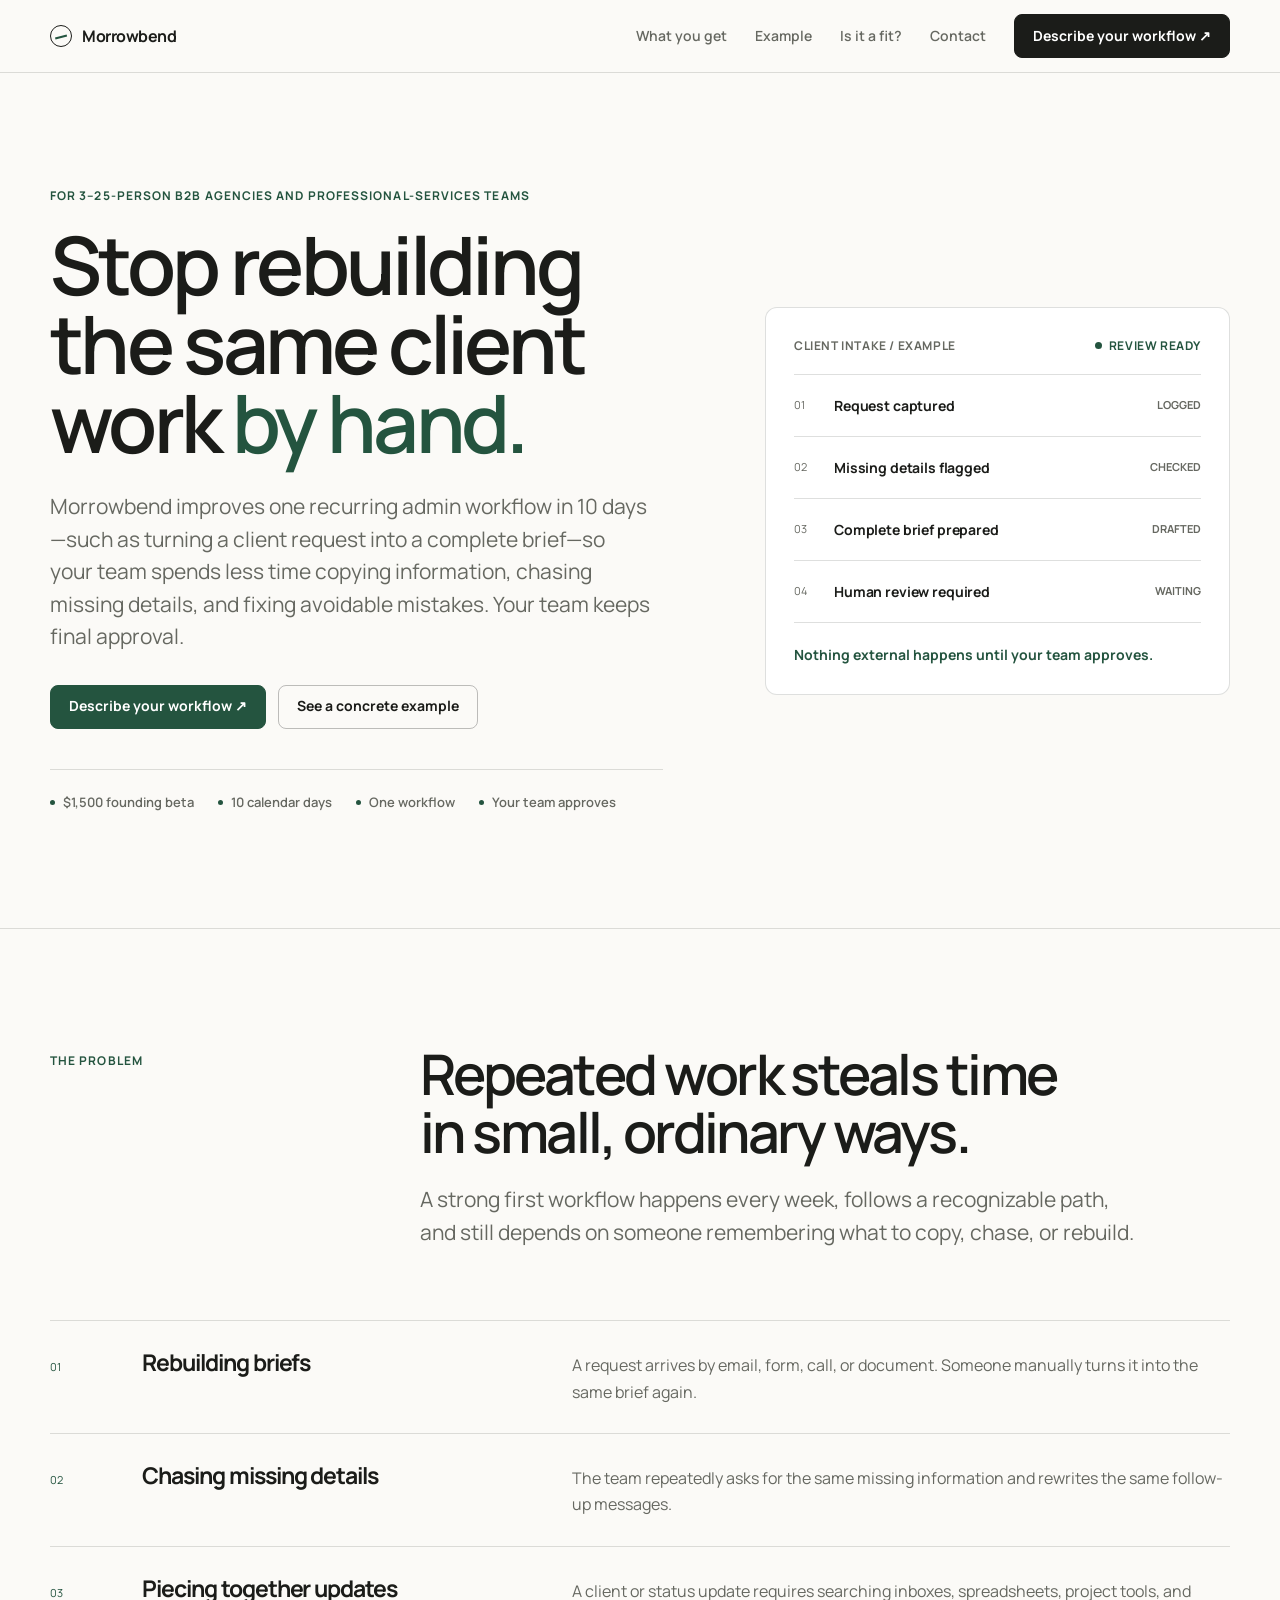
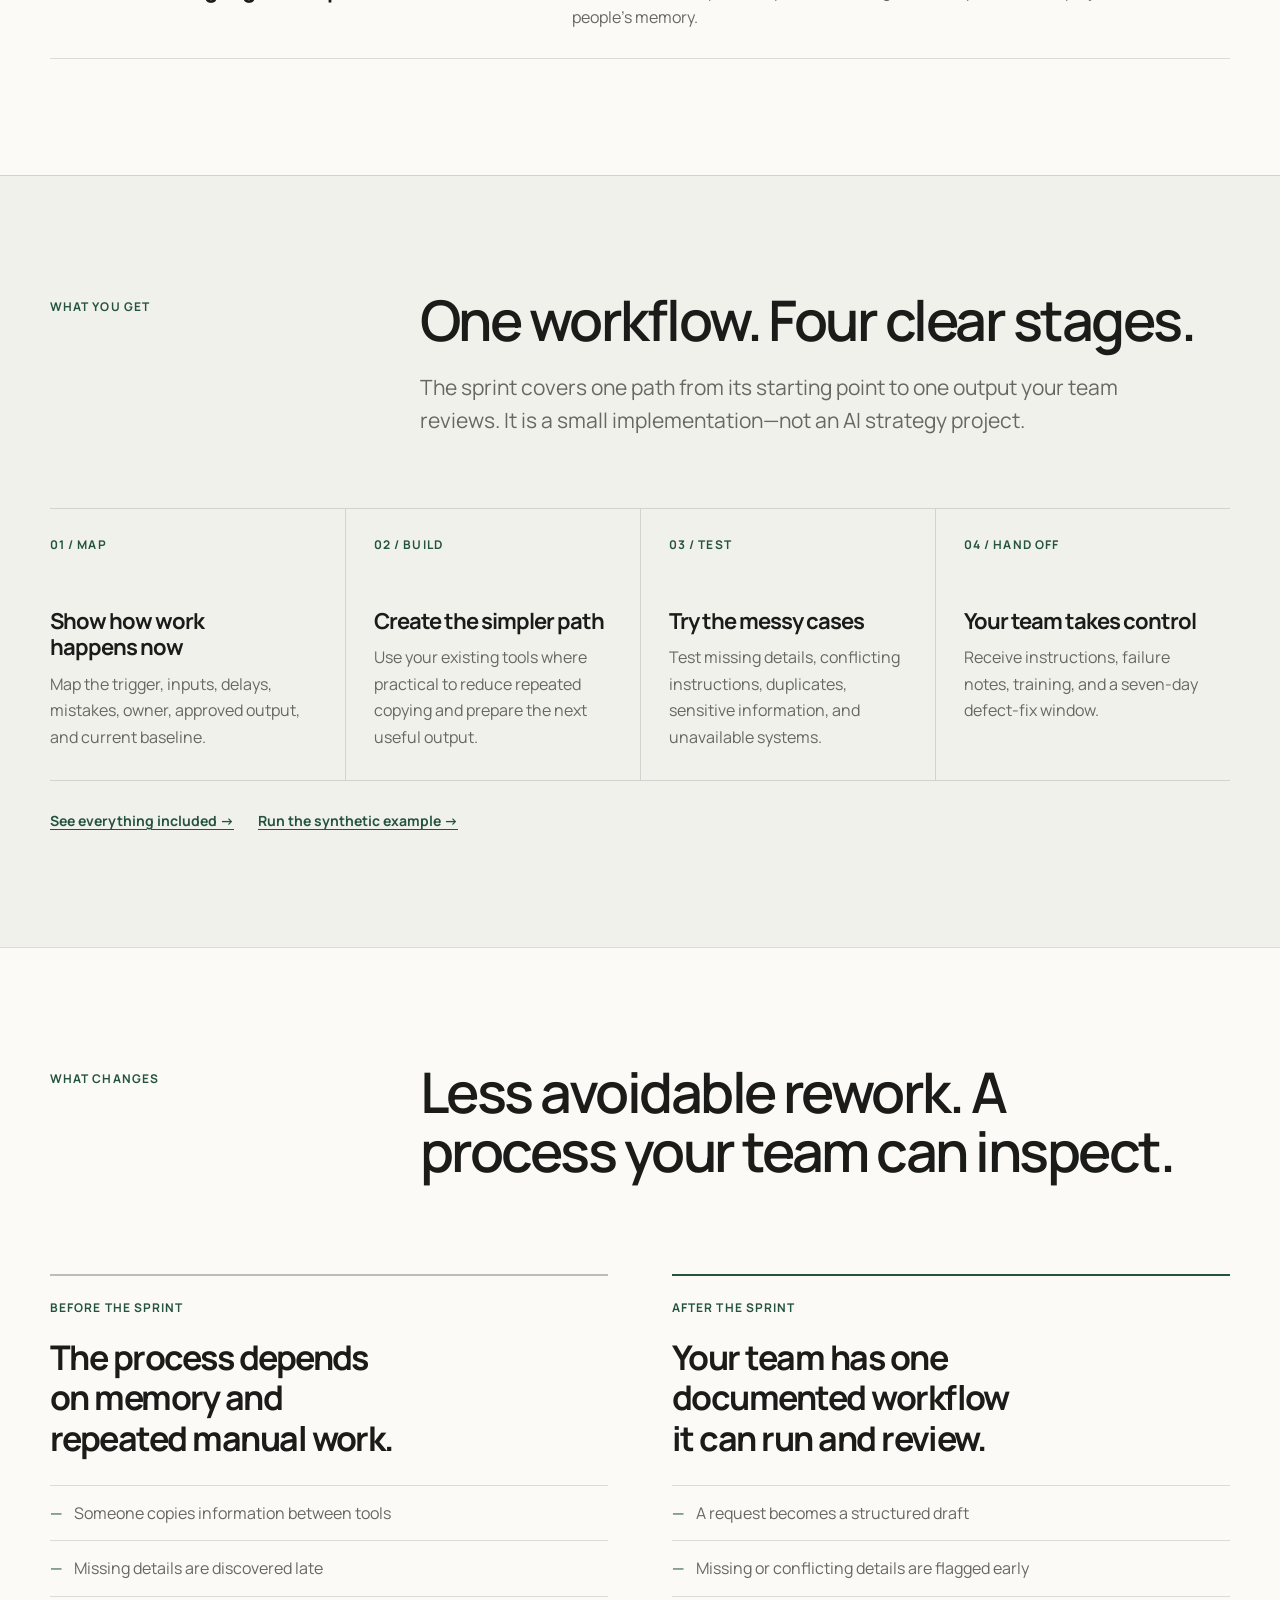
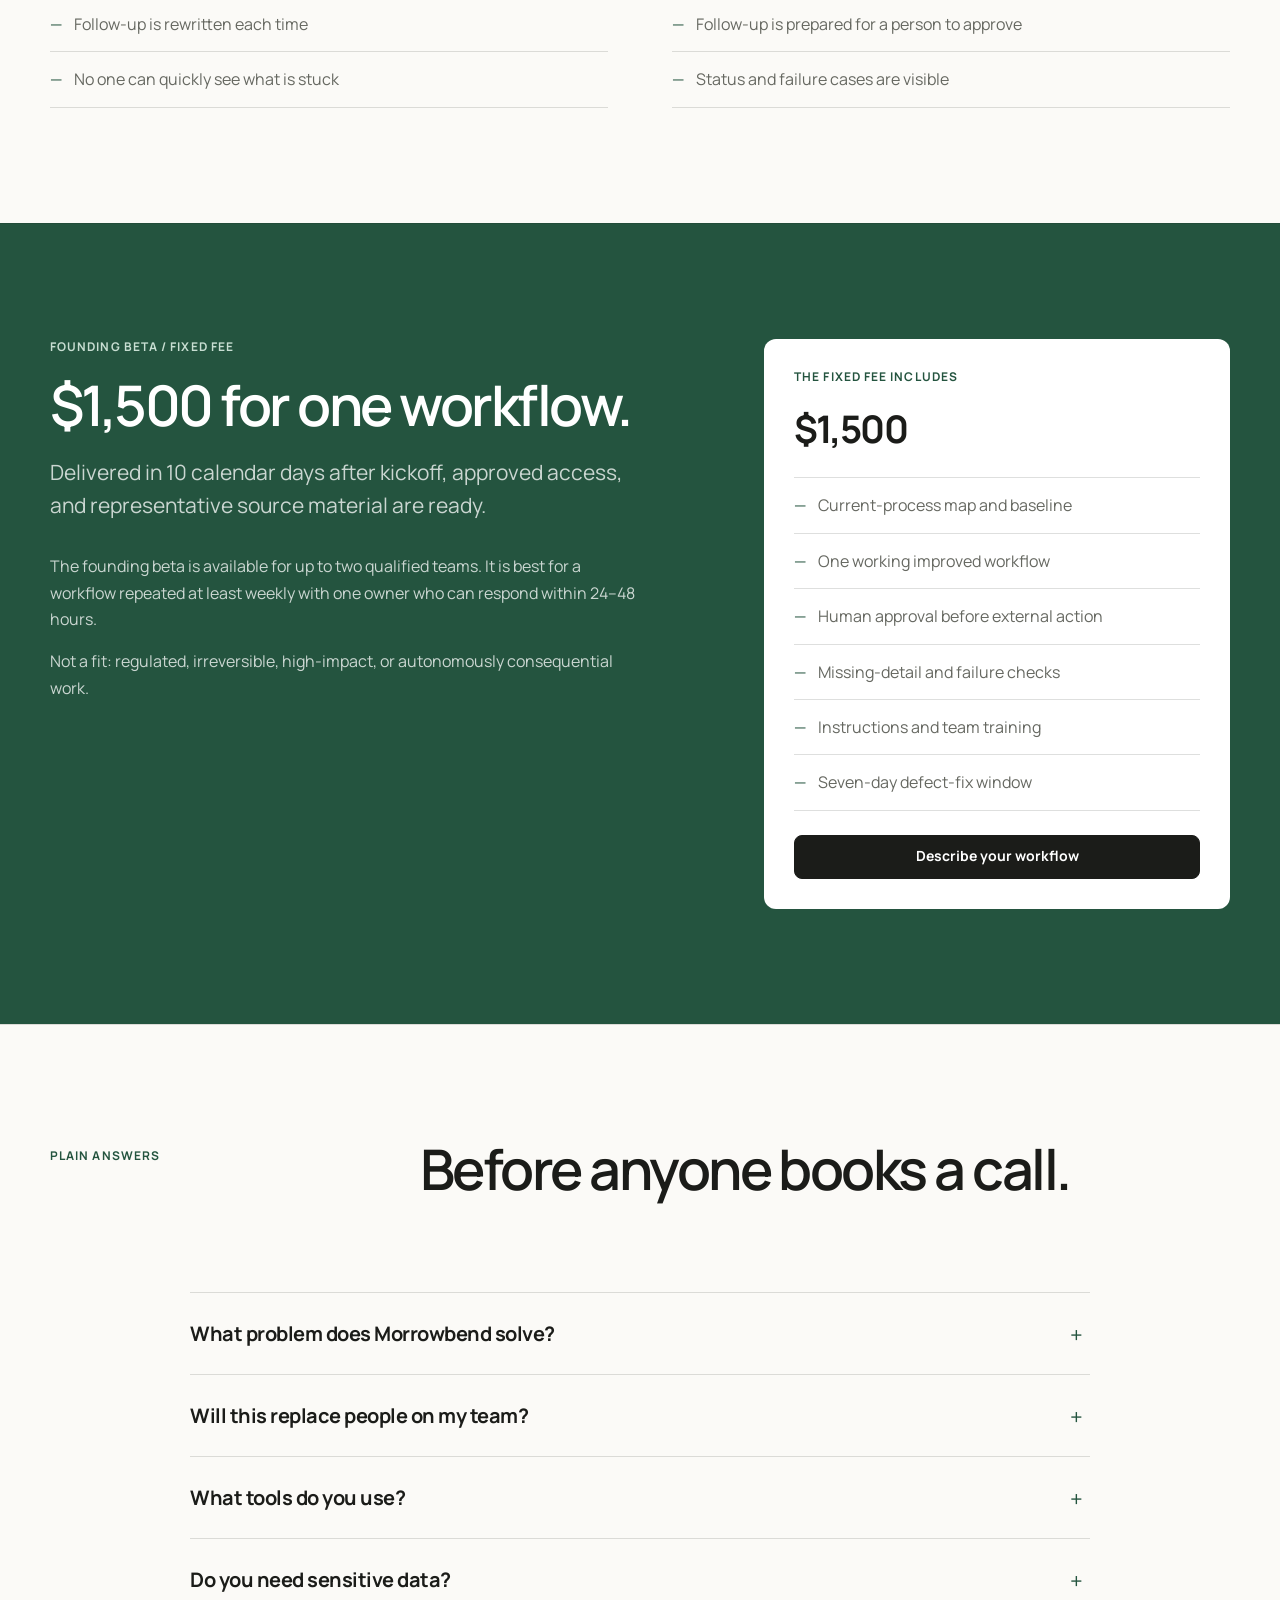
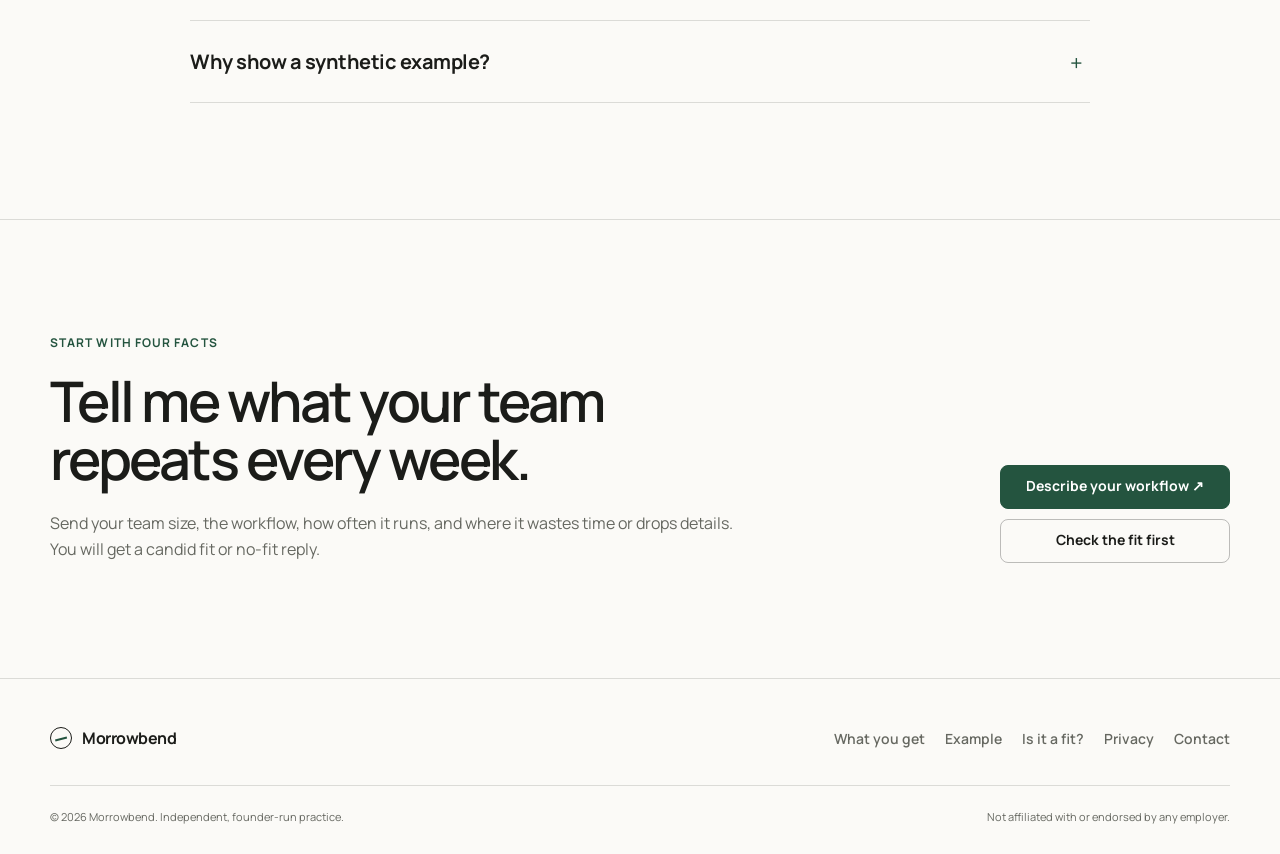
<file: index.html>
<!doctype html>
<html lang="en">
<head>
  <meta charset="utf-8">
  <meta name="viewport" content="width=device-width,initial-scale=1">
  <meta http-equiv="Content-Security-Policy" content="default-src 'self'; img-src 'self' data:; style-src 'self' 'unsafe-inline'; script-src 'self'; font-src 'self'; connect-src 'none'; object-src 'none'; base-uri 'self'; form-action 'none'">
  <meta name="referrer" content="no-referrer">
  <title>Morrowbend — Fix one time-wasting workflow in 10 days</title>
  <meta name="description" content="Morrowbend improves one recurring admin workflow in 10 days for 3–25-person B2B agencies and professional-services teams.">
  <meta property="og:title" content="Fix one time-wasting workflow in 10 days — Morrowbend">
  <meta property="og:description" content="For 3–25-person B2B teams: less repetitive copying, fewer missed details, and human approval before external action.">
  <meta property="og:type" content="website">
  <meta property="og:url" content="https://maxthefurious4-max.github.io/morrowbend/">
  <meta property="og:image" content="https://maxthefurious4-max.github.io/morrowbend/assets/og-image.png">
  <meta name="twitter:card" content="summary_large_image">
  <link rel="canonical" href="https://maxthefurious4-max.github.io/morrowbend/">
  <link rel="icon" href="assets/favicon.svg" type="image/svg+xml">
  <link rel="stylesheet" href="assets/styles.css">
</head>
<body>
  <a class="skip" href="#main">Skip to content</a>
  <header class="header">
    <nav class="nav container" aria-label="Main navigation">
      <a class="brand" href="index.html"><span class="mark" aria-hidden="true"></span>Morrowbend</a>
      <button class="nav-toggle" aria-label="Open navigation" aria-expanded="false"><span></span><span></span></button>
      <div class="links">
        <a href="services.html">What you get</a>
        <a href="demo.html">Example</a>
        <a href="fit-check.html">Is it a fit?</a>
        <a href="contact.html">Contact</a>
        <a class="button" href="contact.html">Describe your workflow ↗</a>
      </div>
    </nav>
  </header>

  <main id="main">
    <section class="hero">
      <div class="container hero-grid">
        <div>
          <div class="eyebrow">For 3–25-person B2B agencies and professional-services teams</div>
          <h1>Stop rebuilding the same client work <em>by hand.</em></h1>
          <p class="lede">Morrowbend improves one recurring admin workflow in 10 days—such as turning a client request into a complete brief—so your team spends less time copying information, chasing missing details, and fixing avoidable mistakes. Your team keeps final approval.</p>
          <div class="actions">
            <a class="button signal" href="contact.html">Describe your workflow ↗</a>
            <a class="button ghost" href="demo.html">See a concrete example</a>
          </div>
          <div class="proof" aria-label="Offer at a glance">
            <span>$1,500 founding beta</span>
            <span>10 calendar days</span>
            <span>One workflow</span>
            <span>Your team approves</span>
          </div>
        </div>
        <aside class="workflow-card" aria-label="Example client-intake workflow">
          <div class="workflow-top"><span>Client intake / example</span><span class="status">review ready</span></div>
          <div class="trace">
            <div class="trace-row"><span class="trace-num">01</span><b>Request captured</b><span class="trace-state">logged</span></div>
            <div class="trace-row"><span class="trace-num">02</span><b>Missing details flagged</b><span class="trace-state">checked</span></div>
            <div class="trace-row"><span class="trace-num">03</span><b>Complete brief prepared</b><span class="trace-state">drafted</span></div>
            <div class="trace-row"><span class="trace-num">04</span><b>Human review required</b><span class="trace-state">waiting</span></div>
          </div>
          <p class="workflow-note">Nothing external happens until your team approves.</p>
        </aside>
      </div>
    </section>

    <section class="section">
      <div class="container">
        <div class="section-head">
          <div class="eyebrow">The problem</div>
          <div>
            <h2>Repeated work steals time in small, ordinary ways.</h2>
            <p class="lede">A strong first workflow happens every week, follows a recognizable path, and still depends on someone remembering what to copy, chase, or rebuild.</p>
          </div>
        </div>
        <div class="leaks">
          <article class="leak"><span class="num">01</span><h3>Rebuilding briefs</h3><p>A request arrives by email, form, call, or document. Someone manually turns it into the same brief again.</p></article>
          <article class="leak"><span class="num">02</span><h3>Chasing missing details</h3><p>The team repeatedly asks for the same missing information and rewrites the same follow-up messages.</p></article>
          <article class="leak"><span class="num">03</span><h3>Piecing together updates</h3><p>A client or status update requires searching inboxes, spreadsheets, project tools, and people’s memory.</p></article>
        </div>
      </div>
    </section>

    <section class="section soft">
      <div class="container">
        <div class="section-head">
          <div class="eyebrow">What you get</div>
          <div>
            <h2>One workflow. Four clear stages.</h2>
            <p class="lede">The sprint covers one path from its starting point to one output your team reviews. It is a small implementation—not an AI strategy project.</p>
          </div>
        </div>
        <div class="steps">
          <article class="step"><div class="eyebrow">01 / Map</div><h3>Show how work happens now</h3><p>Map the trigger, inputs, delays, mistakes, owner, approved output, and current baseline.</p></article>
          <article class="step"><div class="eyebrow">02 / Build</div><h3>Create the simpler path</h3><p>Use your existing tools where practical to reduce repeated copying and prepare the next useful output.</p></article>
          <article class="step"><div class="eyebrow">03 / Test</div><h3>Try the messy cases</h3><p>Test missing details, conflicting instructions, duplicates, sensitive information, and unavailable systems.</p></article>
          <article class="step"><div class="eyebrow">04 / Hand off</div><h3>Your team takes control</h3><p>Receive instructions, failure notes, training, and a seven-day defect-fix window.</p></article>
        </div>
        <div class="section-links"><a href="services.html">See everything included →</a><a href="demo.html">Run the synthetic example →</a></div>
      </div>
    </section>

    <section class="section">
      <div class="container">
        <div class="section-head">
          <div class="eyebrow">What changes</div>
          <div><h2>Less avoidable rework. A process your team can inspect.</h2></div>
        </div>
        <div class="compare">
          <div>
            <div class="eyebrow">Before the sprint</div>
            <h3>The process depends on memory and repeated manual work.</h3>
            <ul class="checklist">
              <li>Someone copies information between tools</li>
              <li>Missing details are discovered late</li>
              <li>Follow-up is rewritten each time</li>
              <li>No one can quickly see what is stuck</li>
            </ul>
          </div>
          <div>
            <div class="eyebrow">After the sprint</div>
            <h3>Your team has one documented workflow it can run and review.</h3>
            <ul class="checklist">
              <li>A request becomes a structured draft</li>
              <li>Missing or conflicting details are flagged early</li>
              <li>Follow-up is prepared for a person to approve</li>
              <li>Status and failure cases are visible</li>
            </ul>
          </div>
        </div>
      </div>
    </section>

    <section class="section price">
      <div class="container price-stage">
        <div>
          <div class="eyebrow">Founding beta / fixed fee</div>
          <h2>$1,500 for one workflow.</h2>
          <p class="lede">Delivered in 10 calendar days after kickoff, approved access, and representative source material are ready.</p>
          <p>The founding beta is available for up to two qualified teams. It is best for a workflow repeated at least weekly with one owner who can respond within 24–48 hours.</p>
          <p>Not a fit: regulated, irreversible, high-impact, or autonomously consequential work.</p>
        </div>
        <aside class="price-card">
          <div class="eyebrow">The fixed fee includes</div>
          <h3>$1,500</h3>
          <ul class="checklist">
            <li>Current-process map and baseline</li>
            <li>One working improved workflow</li>
            <li>Human approval before external action</li>
            <li>Missing-detail and failure checks</li>
            <li>Instructions and team training</li>
            <li>Seven-day defect-fix window</li>
          </ul>
          <a class="button" href="contact.html">Describe your workflow</a>
        </aside>
      </div>
    </section>

    <section class="section">
      <div class="container section-head">
        <div class="eyebrow">Plain answers</div>
        <div><h2>Before anyone books a call.</h2></div>
      </div>
      <div class="container faq">
        <details><summary>What problem does Morrowbend solve?</summary><p>Repeated administrative work: copying information, chasing missing details, rebuilding briefs or updates, and repairing fragile handoffs.</p></details>
        <details><summary>Will this replace people on my team?</summary><p>No. The sprint removes avoidable repetition from one process. Your team remains responsible for judgment and approves external actions.</p></details>
        <details><summary>What tools do you use?</summary><p>The smallest practical set for the workflow, favoring tools you already use. The service is not tied to one model, platform, or automation vendor.</p></details>
        <details><summary>Do you need sensitive data?</summary><p>Not for an initial fit check. Do not send credentials, confidential records, regulated data, or sensitive personal information by email.</p></details>
        <details><summary>Why show a synthetic example?</summary><p>There are no fabricated customer claims. The example shows the intended control flow using invented data; it is not production proof or a model evaluation.</p></details>
      </div>
    </section>

    <section class="section">
      <div class="container cta">
        <div>
          <div class="eyebrow">Start with four facts</div>
          <h2>Tell me what your team repeats every week.</h2>
          <p>Send your team size, the workflow, how often it runs, and where it wastes time or drops details. You will get a candid fit or no-fit reply.</p>
        </div>
        <div class="cta-buttons">
          <a class="button signal" href="contact.html">Describe your workflow ↗</a>
          <a class="button ghost" href="fit-check.html">Check the fit first</a>
        </div>
      </div>
    </section>
  </main>

  <footer class="footer">
    <div class="container">
      <div class="footer-grid">
        <a class="brand" href="index.html"><span class="mark" aria-hidden="true"></span>Morrowbend</a>
        <div class="footer-links"><a href="services.html">What you get</a><a href="demo.html">Example</a><a href="fit-check.html">Is it a fit?</a><a href="privacy.html">Privacy</a><a href="contact.html">Contact</a></div>
      </div>
      <div class="footer-bottom"><span>© <span data-year></span> Morrowbend. Independent, founder-run practice.</span><span>Not affiliated with or endorsed by any employer.</span></div>
    </div>
  </footer>
  <script src="assets/main.js"></script>
</body>
</html>
</file>
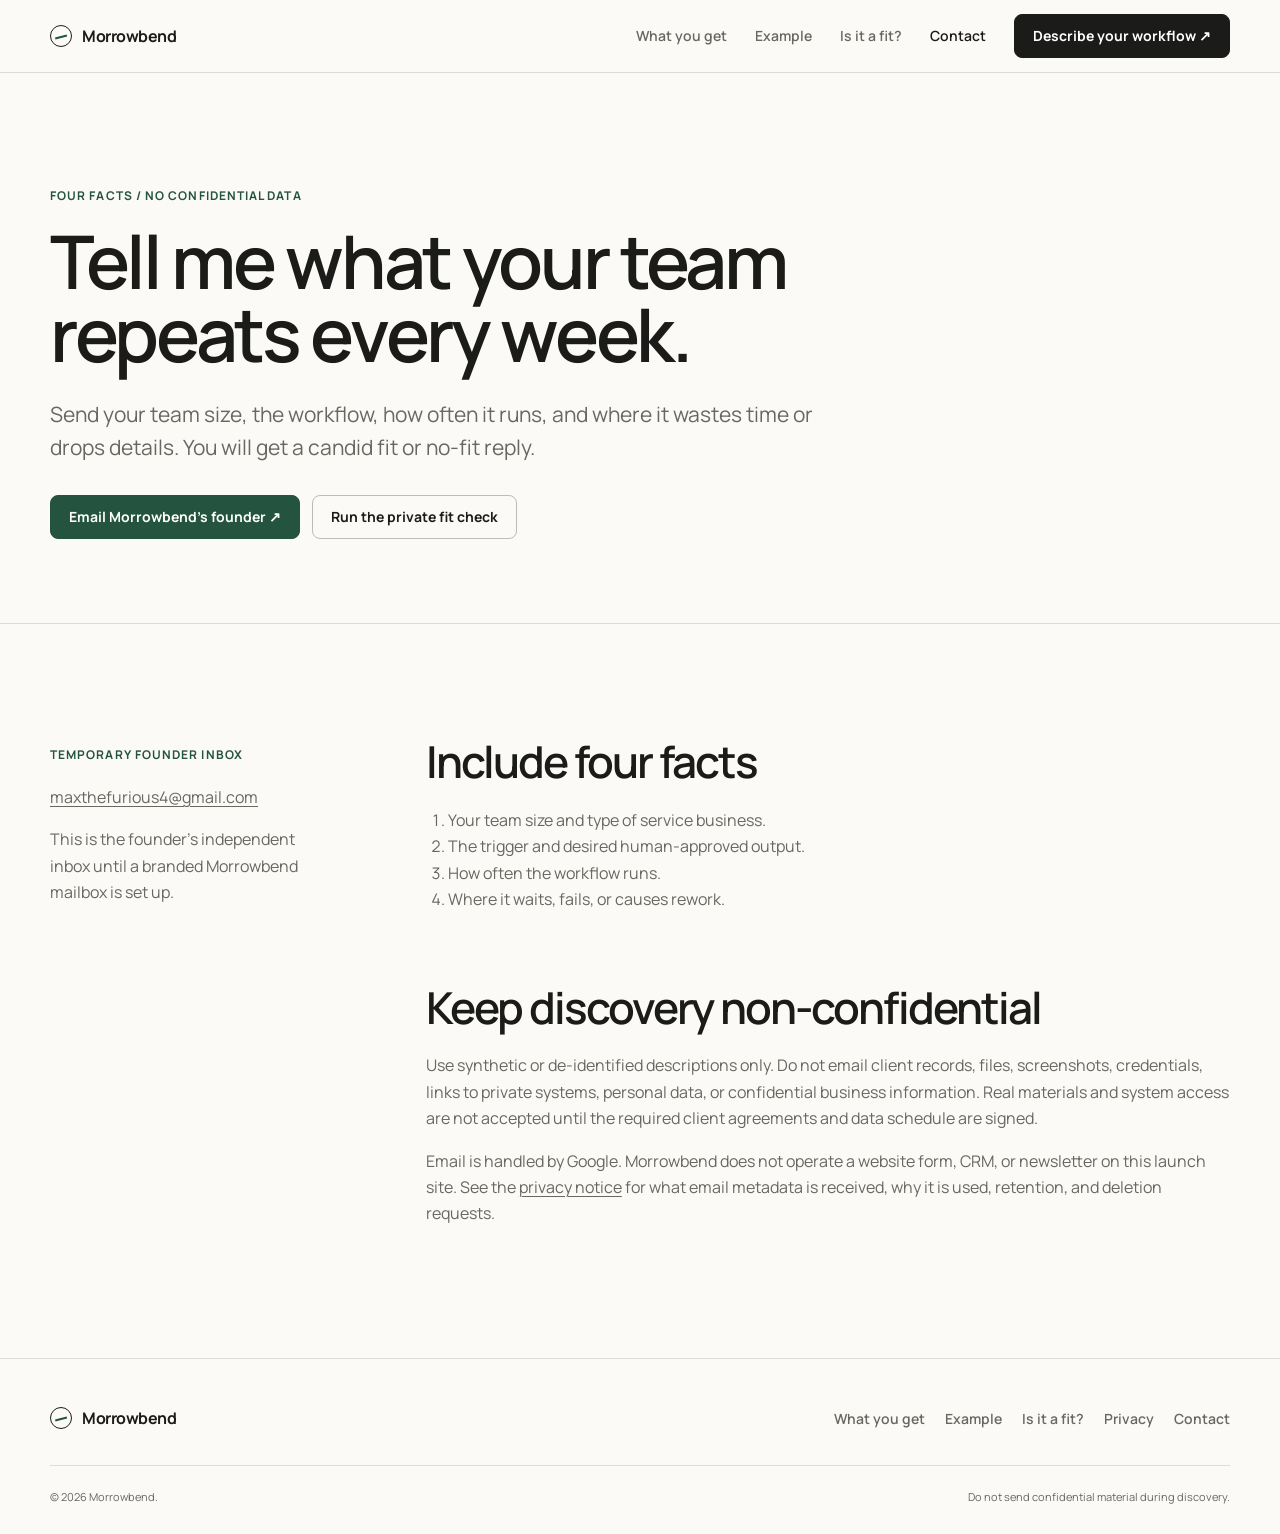
<file: contact.html>
<!doctype html><html lang="en"><head><meta charset="utf-8"><meta name="viewport" content="width=device-width,initial-scale=1"><meta http-equiv="Content-Security-Policy" content="default-src 'self'; img-src 'self' data:; style-src 'self' 'unsafe-inline'; script-src 'self'; font-src 'self'; connect-src 'none'; object-src 'none'; base-uri 'self'; form-action 'none'"><meta name="referrer" content="no-referrer"><title>Contact — Morrowbend</title><meta name="description" content="Send Morrowbend one non-confidential workflow description for a candid fit or no-fit reply."><meta property="og:title" content="Contact Morrowbend"><meta property="og:description" content="Describe one repetitive workflow without sharing confidential records or credentials."><meta property="og:type" content="website"><meta property="og:url" content="https://maxthefurious4-max.github.io/morrowbend/contact.html"><meta property="og:image" content="https://maxthefurious4-max.github.io/morrowbend/assets/og-image.png"><meta name="twitter:card" content="summary_large_image"><link rel="canonical" href="https://maxthefurious4-max.github.io/morrowbend/contact.html"><link rel="icon" href="assets/favicon.svg" type="image/svg+xml"><link rel="stylesheet" href="assets/styles.css"></head><body><a class="skip" href="#main">Skip to content</a><header class="header"><nav class="nav container" aria-label="Main navigation"><a class="brand" href="index.html"><span class="mark" aria-hidden="true"></span>Morrowbend</a><button class="nav-toggle" aria-label="Open navigation" aria-expanded="false"><span></span><span></span></button><div class="links"><a href="services.html">What you get</a><a href="demo.html">Example</a><a href="fit-check.html">Is it a fit?</a><a href="contact.html" aria-current="page">Contact</a><a class="button" href="contact.html">Describe your workflow ↗</a></div></nav></header><main id="main"><section class="page-hero"><div class="container"><div class="eyebrow">Four facts / no confidential data</div><h1>Tell me what your team repeats every week.</h1><p class="lede">Send your team size, the workflow, how often it runs, and where it wastes time or drops details. You will get a candid fit or no-fit reply.</p><div class="actions"><a class="button signal" href="mailto:maxthefurious4@gmail.com?subject=Morrowbend%20workflow">Email Morrowbend’s founder ↗</a><a class="button ghost" href="fit-check.html">Run the private fit check</a></div></div></section><section class="section"><div class="container content-grid"><aside class="side-note"><div class="eyebrow">Temporary founder inbox</div><p><a href="mailto:maxthefurious4@gmail.com?subject=Morrowbend%20workflow">maxthefurious4@gmail.com</a></p><p>This is the founder’s independent inbox until a branded Morrowbend mailbox is set up.</p></aside><article class="prose"><h2>Include four facts</h2><ol><li>Your team size and type of service business.</li><li>The trigger and desired human-approved output.</li><li>How often the workflow runs.</li><li>Where it waits, fails, or causes rework.</li></ol><h2>Keep discovery non-confidential</h2><p>Use synthetic or de-identified descriptions only. Do not email client records, files, screenshots, credentials, links to private systems, personal data, or confidential business information. Real materials and system access are not accepted until the required client agreements and data schedule are signed.</p><p>Email is handled by Google. Morrowbend does not operate a website form, CRM, or newsletter on this launch site. See the <a href="privacy.html">privacy notice</a> for what email metadata is received, why it is used, retention, and deletion requests.</p></article></div></section></main><footer class="footer"><div class="container"><div class="footer-grid"><a class="brand" href="index.html"><span class="mark"></span>Morrowbend</a><div class="footer-links"><a href="services.html">What you get</a><a href="demo.html">Example</a><a href="fit-check.html">Is it a fit?</a><a href="privacy.html">Privacy</a><a href="contact.html">Contact</a></div></div><div class="footer-bottom"><span>© <span data-year></span> Morrowbend.</span><span>Do not send confidential material during discovery.</span></div></div></footer><script src="assets/main.js"></script></body></html>
</file>
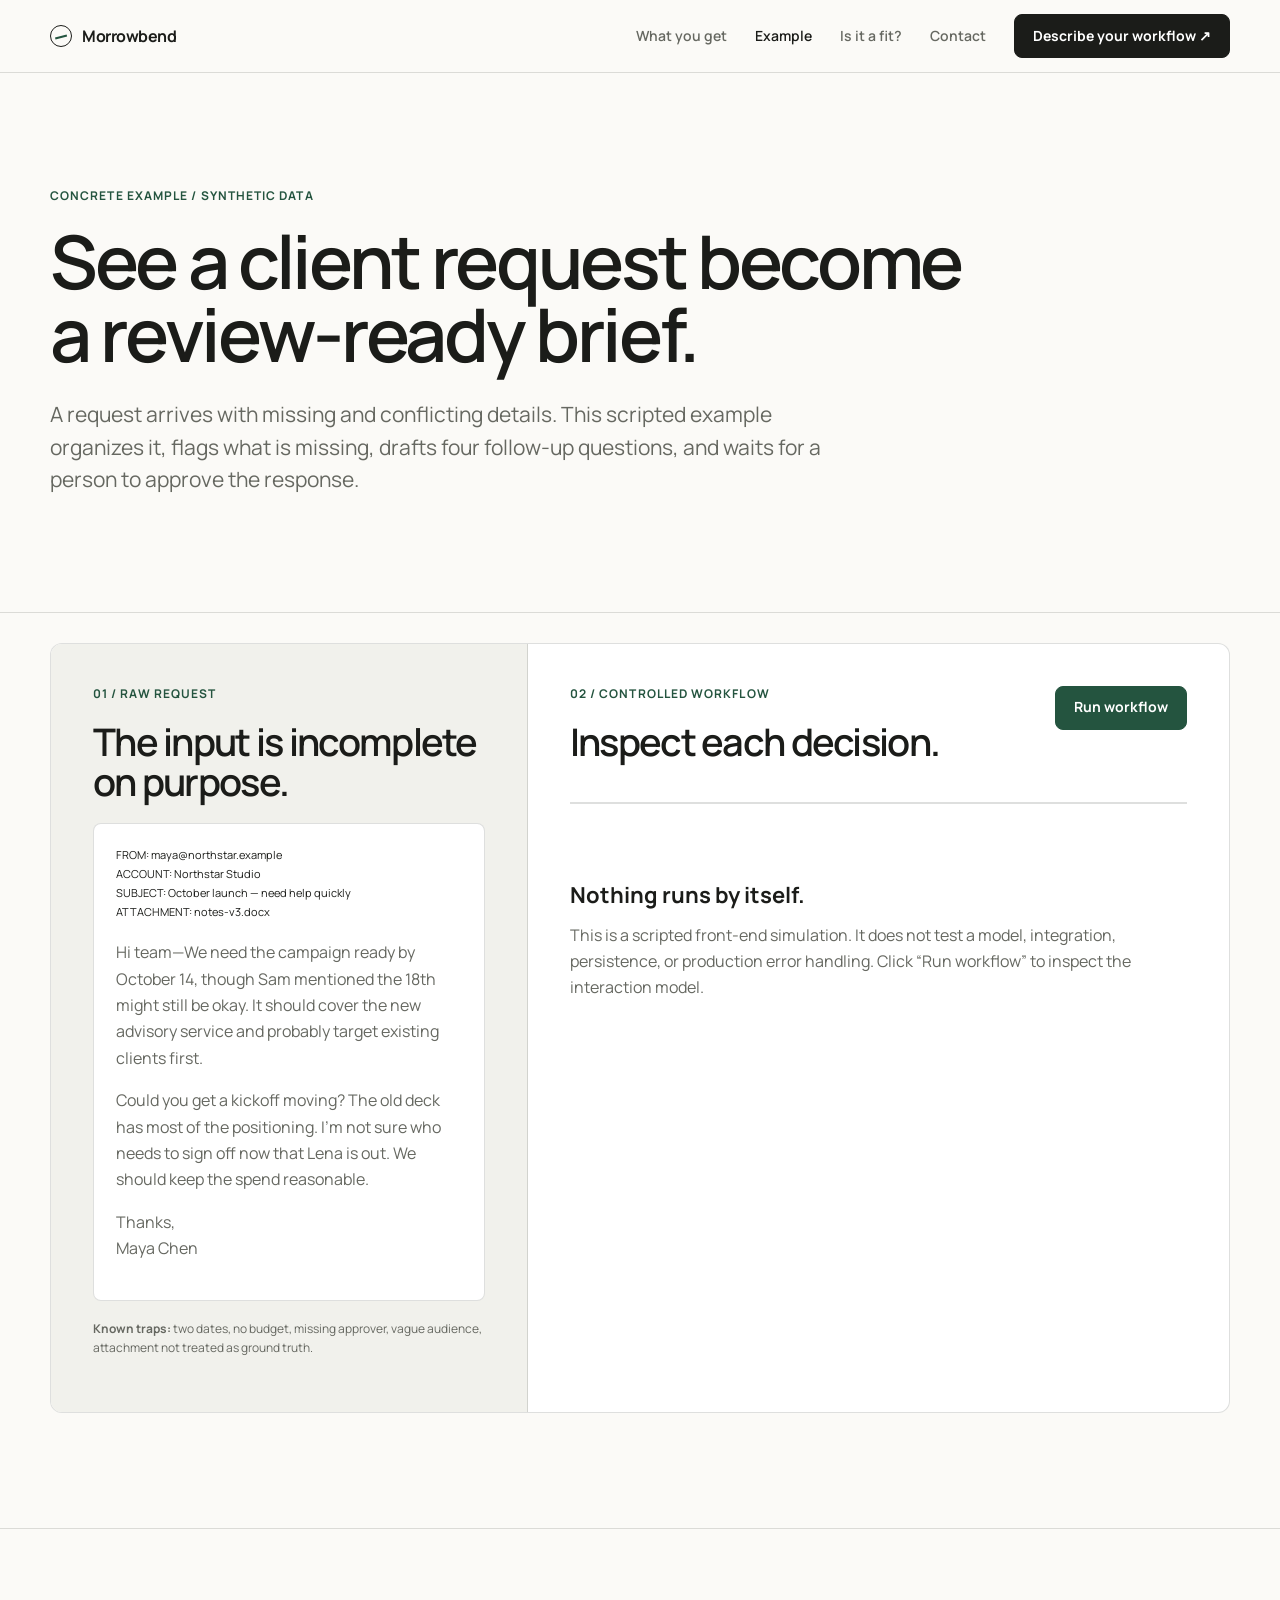
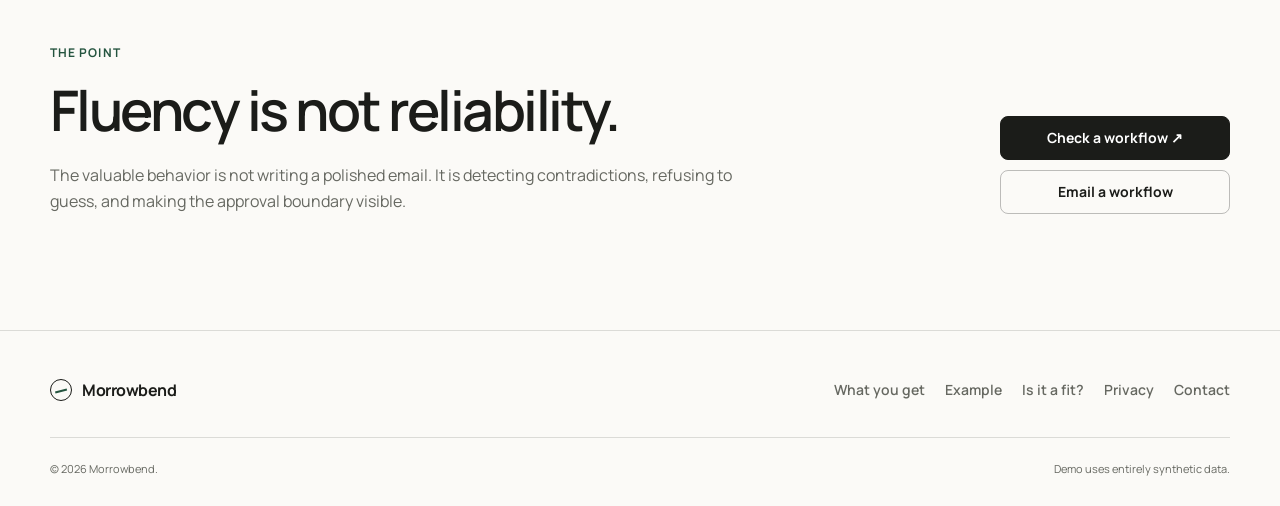
<file: demo.html>
<!doctype html><html lang="en"><head><meta charset="utf-8"><meta name="viewport" content="width=device-width,initial-scale=1"><meta http-equiv="Content-Security-Policy" content="default-src 'self'; img-src 'self' data:; style-src 'self' 'unsafe-inline'; script-src 'self'; font-src 'self'; connect-src 'none'; object-src 'none'; base-uri 'self'; form-action 'none'"><meta name="referrer" content="no-referrer"><title>Example — Morrowbend</title><meta name="description" content="Run a synthetic client-intake workflow and inspect the structured brief, missing-information checks, human approval, and event trace."><meta property="og:title" content="A workflow should show its work — Morrowbend"><meta property="og:description" content="Run a synthetic intake workflow and inspect its missing-information checks, human approval point, and trace."><meta property="og:type" content="website"><meta property="og:url" content="https://maxthefurious4-max.github.io/morrowbend/demo.html"><meta property="og:image" content="https://maxthefurious4-max.github.io/morrowbend/assets/og-image.png"><meta name="twitter:card" content="summary_large_image"><link rel="canonical" href="https://maxthefurious4-max.github.io/morrowbend/demo.html"><link rel="icon" href="assets/favicon.svg" type="image/svg+xml"><link rel="stylesheet" href="assets/styles.css"></head><body><a class="skip" href="#main">Skip to content</a><header class="header"><nav class="nav container"><a class="brand" href="index.html"><span class="mark"></span>Morrowbend</a><button class="nav-toggle" aria-label="Open navigation" aria-expanded="false"><span></span><span></span></button><div class="links"><a href="services.html">What you get</a><a href="demo.html" aria-current="page">Example</a><a href="fit-check.html">Is it a fit?</a><a href="contact.html">Contact</a><a class="button" href="contact.html">Describe your workflow ↗</a></div></nav></header>
<main id="main"><section class="page-hero"><div class="container"><div class="eyebrow">Concrete example / synthetic data</div><h1>See a client request become a review-ready brief.</h1><p class="lede">A request arrives with missing and conflicting details. This scripted example organizes it, flags what is missing, drafts four follow-up questions, and waits for a person to approve the response.</p></div></section>
<section class="section" style="padding-top:30px"><div class="container"><div class="demo-shell"><aside class="demo-input"><div class="eyebrow">01 / Raw request</div><h2>The input is incomplete on purpose.</h2><article class="fake-email"><div class="email-meta">FROM: maya@northstar.example<br>ACCOUNT: Northstar Studio<br>SUBJECT: October launch — need help quickly<br>ATTACHMENT: notes-v3.docx</div><p>Hi team—We need the campaign ready by October 14, though Sam mentioned the 18th might still be okay. It should cover the new advisory service and probably target existing clients first.</p><p>Could you get a kickoff moving? The old deck has most of the positioning. I’m not sure who needs to sign off now that Lena is out. We should keep the spend reasonable.</p><p>Thanks,<br>Maya Chen</p></article><p class="muted" style="font-size:12px;margin-top:18px"><b>Known traps:</b> two dates, no budget, missing approver, vague audience, attachment not treated as ground truth.</p></aside>
<section class="demo-output" aria-live="polite"><div class="demo-toolbar"><div><div class="eyebrow">02 / Controlled workflow</div><h2>Inspect each decision.</h2></div><button class="button signal" id="run-workflow">Run workflow</button></div><div class="progress" id="progress" aria-hidden="true"><span></span></div><div id="empty" class="empty"><strong>Nothing runs by itself.</strong>This is a scripted front-end simulation. It does not test a model, integration, persistence, or production error handling. Click “Run workflow” to inspect the interaction model.</div>
<div id="results" hidden><div class="tabs" role="tablist" aria-label="Workflow output"><button class="tab" id="tab-brief" role="tab" data-panel="brief" aria-controls="brief" aria-selected="true" tabindex="0">Structured brief</button><button class="tab" id="tab-draft" role="tab" data-panel="draft" aria-controls="draft" aria-selected="false" tabindex="-1">Reply draft</button><button class="tab" id="tab-trace" role="tab" data-panel="trace-panel" aria-controls="trace-panel" aria-selected="false" tabindex="-1">Trace log</button></div>
<div class="panel" id="brief" role="tabpanel" aria-labelledby="tab-brief" tabindex="0"><div class="fields"><div class="field"><span>Client</span><b>Northstar Studio</b></div><div class="field"><span>Request owner</span><b>Maya Chen</b></div><div class="field warn"><span>Target date</span><b>Oct 14 or Oct 18 — confirm</b></div><div class="field"><span>Project</span><b>Advisory service launch</b></div><div class="field warn"><span>Audience</span><b>“Existing clients first” — scope unclear</b></div><div class="field warn"><span>Budget</span><b>Missing</b></div><div class="field warn"><span>Approver</span><b>Missing; Lena unavailable</b></div><div class="field"><span>Source caution</span><b>Old deck requires human validation</b></div></div><blockquote style="margin:18px 0 0;padding:17px;background:var(--paper);font:400 23px/1.15 var(--serif);border-radius:12px">The workflow can prepare a kickoff task, but it should not commit a deadline or spend until four gaps are resolved.</blockquote></div>
<div class="panel" id="draft" role="tabpanel" aria-labelledby="tab-draft" tabindex="0"><div class="draft"><div class="eyebrow">Draft / not sent</div><p>Hi Maya—Thanks, I can get the kickoff prepared. Before we lock the brief, could you confirm four things?</p><ol><li>Is the committed launch date October 14 or October 18?</li><li>Who is the final approver while Lena is out?</li><li>What budget range should the team plan against?</li><li>Which existing-client segment is in scope, and should prospects or other audiences be included?</li></ol><p>I’ll treat the old deck as reference material and flag any positioning that needs re-approval. Once all four items are clear, I’ll finalize the kickoff brief.</p><p>Best,<br>Northstar delivery team</p></div><div class="approval"><button class="button" id="approve">Approve draft</button><span id="approval-state" class="approval-state">Waiting for human review · nothing sent</span></div></div>
<div class="panel" id="trace-panel" role="tabpanel" aria-labelledby="tab-trace" tabindex="0"><table class="log"><thead><tr><th>Step</th><th>Evidence</th><th>State</th><th>Confidence</th></tr></thead><tbody><tr><td>capture</td><td>email + attachment label</td><td>logged</td><td><span class="confidence">high</span></td></tr><tr><td>extract</td><td>client, project, dates, audience</td><td>structured</td><td><span class="confidence">medium</span></td></tr><tr><td>conflict check</td><td>Oct 14 ≠ Oct 18</td><td>flagged</td><td><span class="confidence">high</span></td></tr><tr><td>required fields</td><td>budget + approver absent</td><td>flagged</td><td><span class="confidence">high</span></td></tr><tr><td>external action</td><td>draft response</td><td id="approval-log">waiting</td><td><span class="confidence">human gate</span></td></tr></tbody></table><p class="muted" style="font-size:12px">A real build defines retention, access, integrations, error handling, and recovery for the client’s environment.</p></div></div></section></div></div></section>
<section class="section"><div class="container cta"><div><div class="eyebrow">The point</div><h2>Fluency is not reliability.</h2><p>The valuable behavior is not writing a polished email. It is detecting contradictions, refusing to guess, and making the approval boundary visible.</p></div><div class="cta-buttons"><a class="button" href="fit-check.html">Check a workflow ↗</a><a class="button ghost" href="contact.html">Email a workflow</a></div></div></section></main>
<footer class="footer"><div class="container"><div class="footer-grid"><a class="brand" href="index.html"><span class="mark"></span>Morrowbend</a><div class="footer-links"><a href="services.html">What you get</a><a href="demo.html">Example</a><a href="fit-check.html">Is it a fit?</a><a href="privacy.html">Privacy</a><a href="contact.html">Contact</a></div></div><div class="footer-bottom"><span>© <span data-year></span> Morrowbend.</span><span>Demo uses entirely synthetic data.</span></div></div></footer><script src="assets/main.js"></script><script src="assets/demo.js"></script></body></html>
</file>
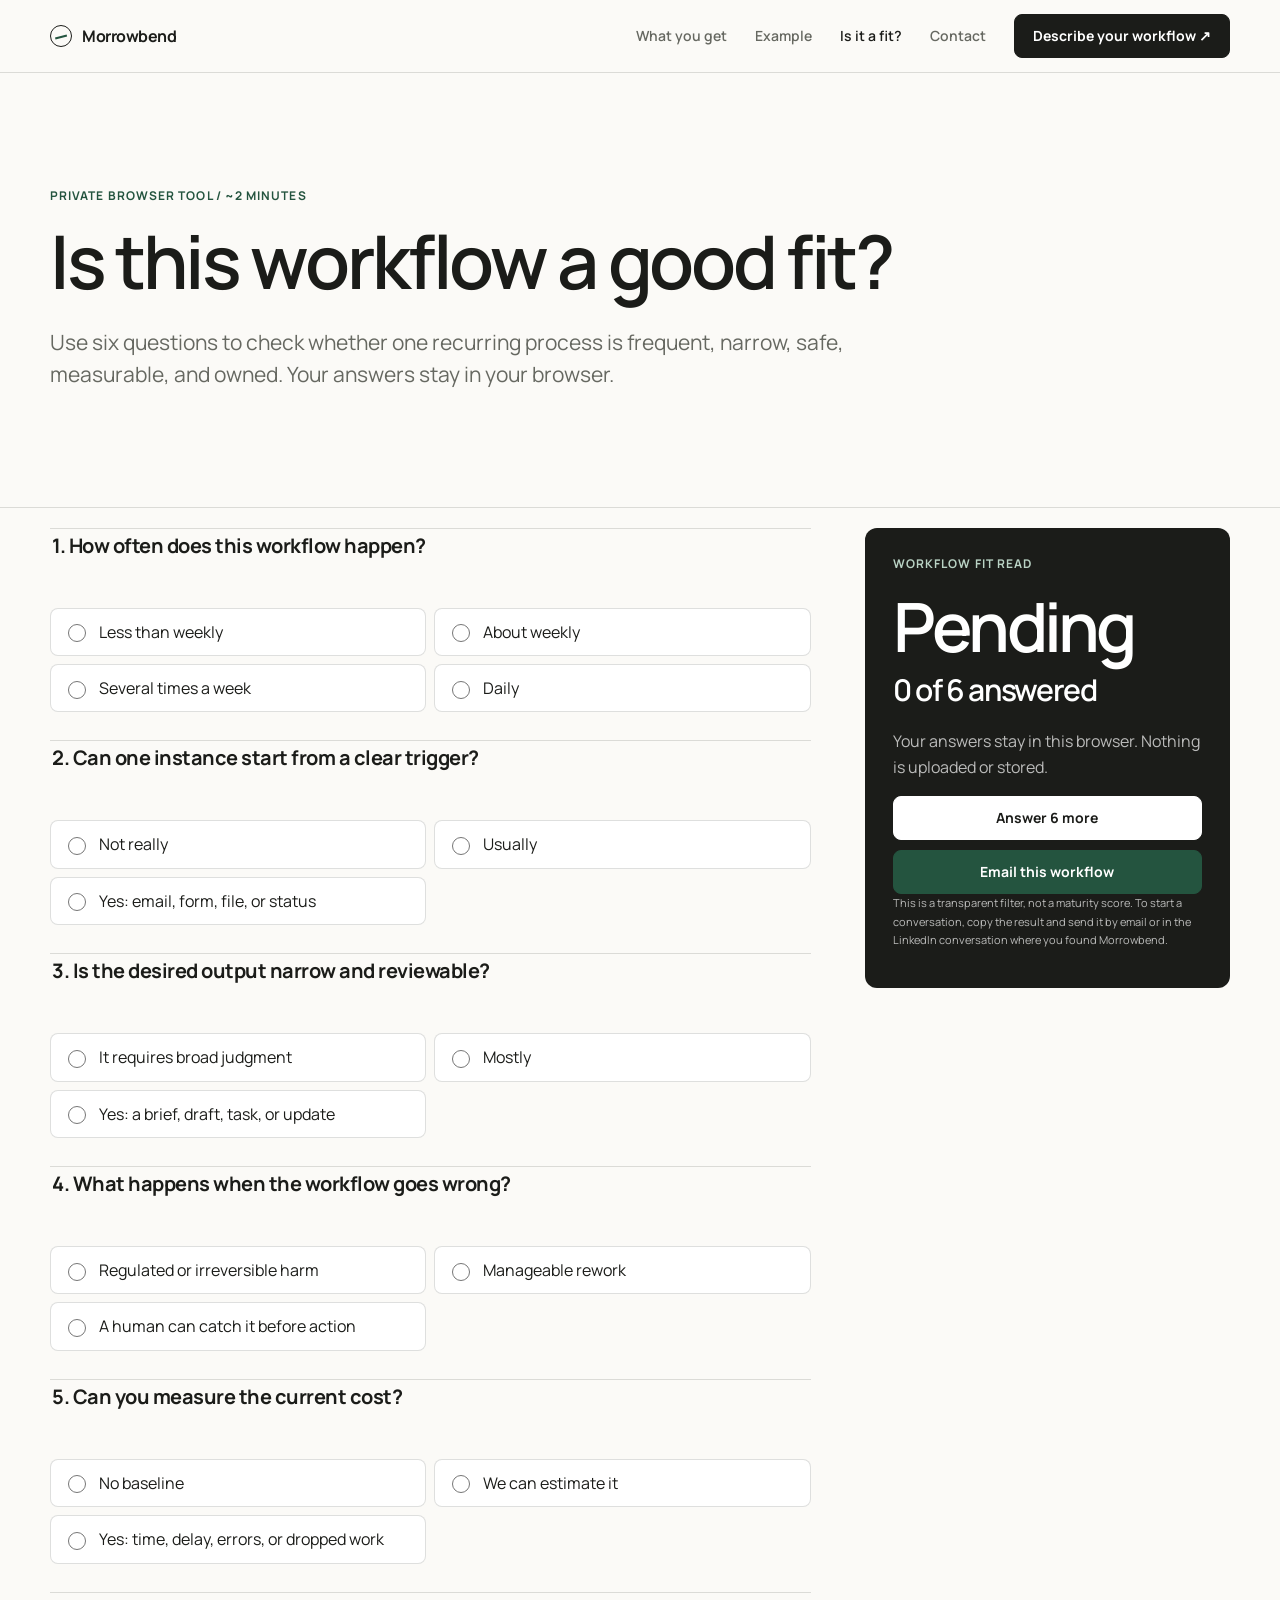
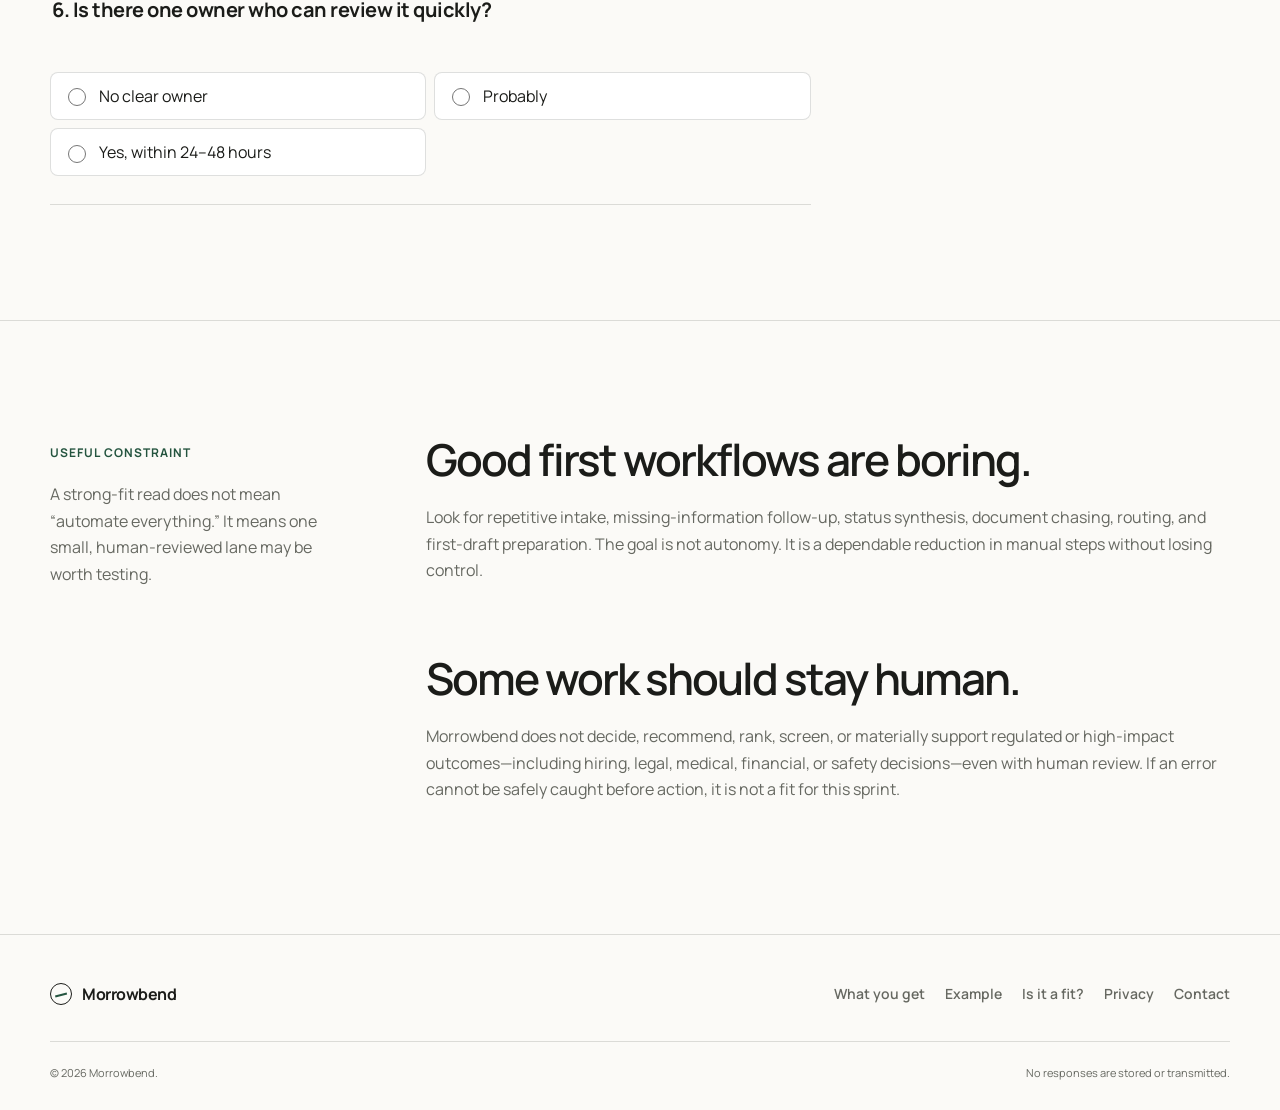
<file: fit-check.html>
<!doctype html><html lang="en"><head><meta charset="utf-8"><meta name="viewport" content="width=device-width,initial-scale=1"><meta http-equiv="Content-Security-Policy" content="default-src 'self'; img-src 'self' data:; style-src 'self' 'unsafe-inline'; script-src 'self'; font-src 'self'; connect-src 'none'; object-src 'none'; base-uri 'self'; form-action 'none'"><meta name="referrer" content="no-referrer"><title>Is this workflow a good fit? — Morrowbend</title><meta name="description" content="A private six-question check for whether one recurring workflow is frequent, narrow, safe, measurable, and owned."><meta property="og:title" content="Is this workflow a good fit? — Morrowbend"><meta property="og:description" content="A private six-question filter for one repetitive workflow. Answers stay in your browser."><meta property="og:type" content="website"><meta property="og:url" content="https://maxthefurious4-max.github.io/morrowbend/fit-check.html"><meta property="og:image" content="https://maxthefurious4-max.github.io/morrowbend/assets/og-image.png"><meta name="twitter:card" content="summary_large_image"><link rel="canonical" href="https://maxthefurious4-max.github.io/morrowbend/fit-check.html"><link rel="icon" href="assets/favicon.svg" type="image/svg+xml"><link rel="stylesheet" href="assets/styles.css"></head><body><a class="skip" href="#main">Skip to content</a><header class="header"><nav class="nav container"><a class="brand" href="index.html"><span class="mark"></span>Morrowbend</a><button class="nav-toggle" aria-label="Open navigation" aria-expanded="false"><span></span><span></span></button><div class="links"><a href="services.html">What you get</a><a href="demo.html">Example</a><a href="fit-check.html" aria-current="page">Is it a fit?</a><a href="contact.html">Contact</a><a class="button" href="contact.html">Describe your workflow ↗</a></div></nav></header>
<main id="main"><section class="page-hero"><div class="container"><div class="eyebrow">Private browser tool / ~2 minutes</div><h1>Is this workflow a good fit?</h1><p class="lede">Use six questions to check whether one recurring process is frequent, narrow, safe, measurable, and owned. Your answers stay in your browser.</p></div></section>
<section class="section" style="padding-top:20px"><div class="container fit"><form id="fit-form"><fieldset class="question"><legend>1. How often does this workflow happen?</legend><div class="options"><label class="option"><input type="radio" name="frequency" value="0"><span>Less than weekly</span></label><label class="option"><input type="radio" name="frequency" value="1"><span>About weekly</span></label><label class="option"><input type="radio" name="frequency" value="2"><span>Several times a week</span></label><label class="option"><input type="radio" name="frequency" value="3"><span>Daily</span></label></div></fieldset>
<fieldset class="question"><legend>2. Can one instance start from a clear trigger?</legend><div class="options"><label class="option"><input type="radio" name="trigger" value="0"><span>Not really</span></label><label class="option"><input type="radio" name="trigger" value="2"><span>Usually</span></label><label class="option"><input type="radio" name="trigger" value="3"><span>Yes: email, form, file, or status</span></label></div></fieldset>
<fieldset class="question"><legend>3. Is the desired output narrow and reviewable?</legend><div class="options"><label class="option"><input type="radio" name="output" value="0"><span>It requires broad judgment</span></label><label class="option"><input type="radio" name="output" value="2"><span>Mostly</span></label><label class="option"><input type="radio" name="output" value="3"><span>Yes: a brief, draft, task, or update</span></label></div></fieldset>
<fieldset class="question"><legend>4. What happens when the workflow goes wrong?</legend><div class="options"><label class="option"><input type="radio" name="risk" value="0"><span>Regulated or irreversible harm</span></label><label class="option"><input type="radio" name="risk" value="2"><span>Manageable rework</span></label><label class="option"><input type="radio" name="risk" value="3"><span>A human can catch it before action</span></label></div></fieldset>
<fieldset class="question"><legend>5. Can you measure the current cost?</legend><div class="options"><label class="option"><input type="radio" name="measure" value="0"><span>No baseline</span></label><label class="option"><input type="radio" name="measure" value="2"><span>We can estimate it</span></label><label class="option"><input type="radio" name="measure" value="3"><span>Yes: time, delay, errors, or dropped work</span></label></div></fieldset>
<fieldset class="question"><legend>6. Is there one owner who can review it quickly?</legend><div class="options"><label class="option"><input type="radio" name="owner" value="0"><span>No clear owner</span></label><label class="option"><input type="radio" name="owner" value="2"><span>Probably</span></label><label class="option"><input type="radio" name="owner" value="3"><span>Yes, within 24–48 hours</span></label></div></fieldset></form>
<aside class="result" aria-live="polite"><div class="eyebrow">Workflow fit read</div><div class="result-score" style="font-size:68px"><span id="fit-score">Pending</span></div><h2 id="fit-title">0 of 6 answered</h2><p id="fit-detail">Your answers stay in this browser. Nothing is uploaded or stored.</p><div class="result-actions"><button class="button light" id="copy-result" disabled>Answer 6 more</button><a class="button signal" href="contact.html">Email this workflow</a></div><p style="font-size:11px">This is a transparent filter, not a maturity score. To start a conversation, copy the result and send it by email or in the LinkedIn conversation where you found Morrowbend.</p></aside></div></section>
<section class="section"><div class="container content-grid"><aside class="side-note"><div class="eyebrow">Useful constraint</div><p>A strong-fit read does not mean “automate everything.” It means one small, human-reviewed lane may be worth testing.</p></aside><div class="prose"><h2>Good first workflows are boring.</h2><p>Look for repetitive intake, missing-information follow-up, status synthesis, document chasing, routing, and first-draft preparation. The goal is not autonomy. It is a dependable reduction in manual steps without losing control.</p><h2>Some work should stay human.</h2><p>Morrowbend does not decide, recommend, rank, screen, or materially support regulated or high-impact outcomes—including hiring, legal, medical, financial, or safety decisions—even with human review. If an error cannot be safely caught before action, it is not a fit for this sprint.</p></div></div></section></main>
<footer class="footer"><div class="container"><div class="footer-grid"><a class="brand" href="index.html"><span class="mark"></span>Morrowbend</a><div class="footer-links"><a href="services.html">What you get</a><a href="demo.html">Example</a><a href="fit-check.html">Is it a fit?</a><a href="privacy.html">Privacy</a><a href="contact.html">Contact</a></div></div><div class="footer-bottom"><span>© <span data-year></span> Morrowbend.</span><span>No responses are stored or transmitted.</span></div></div></footer><script src="assets/main.js"></script><script src="assets/fit-check.js"></script></body></html>
</file>
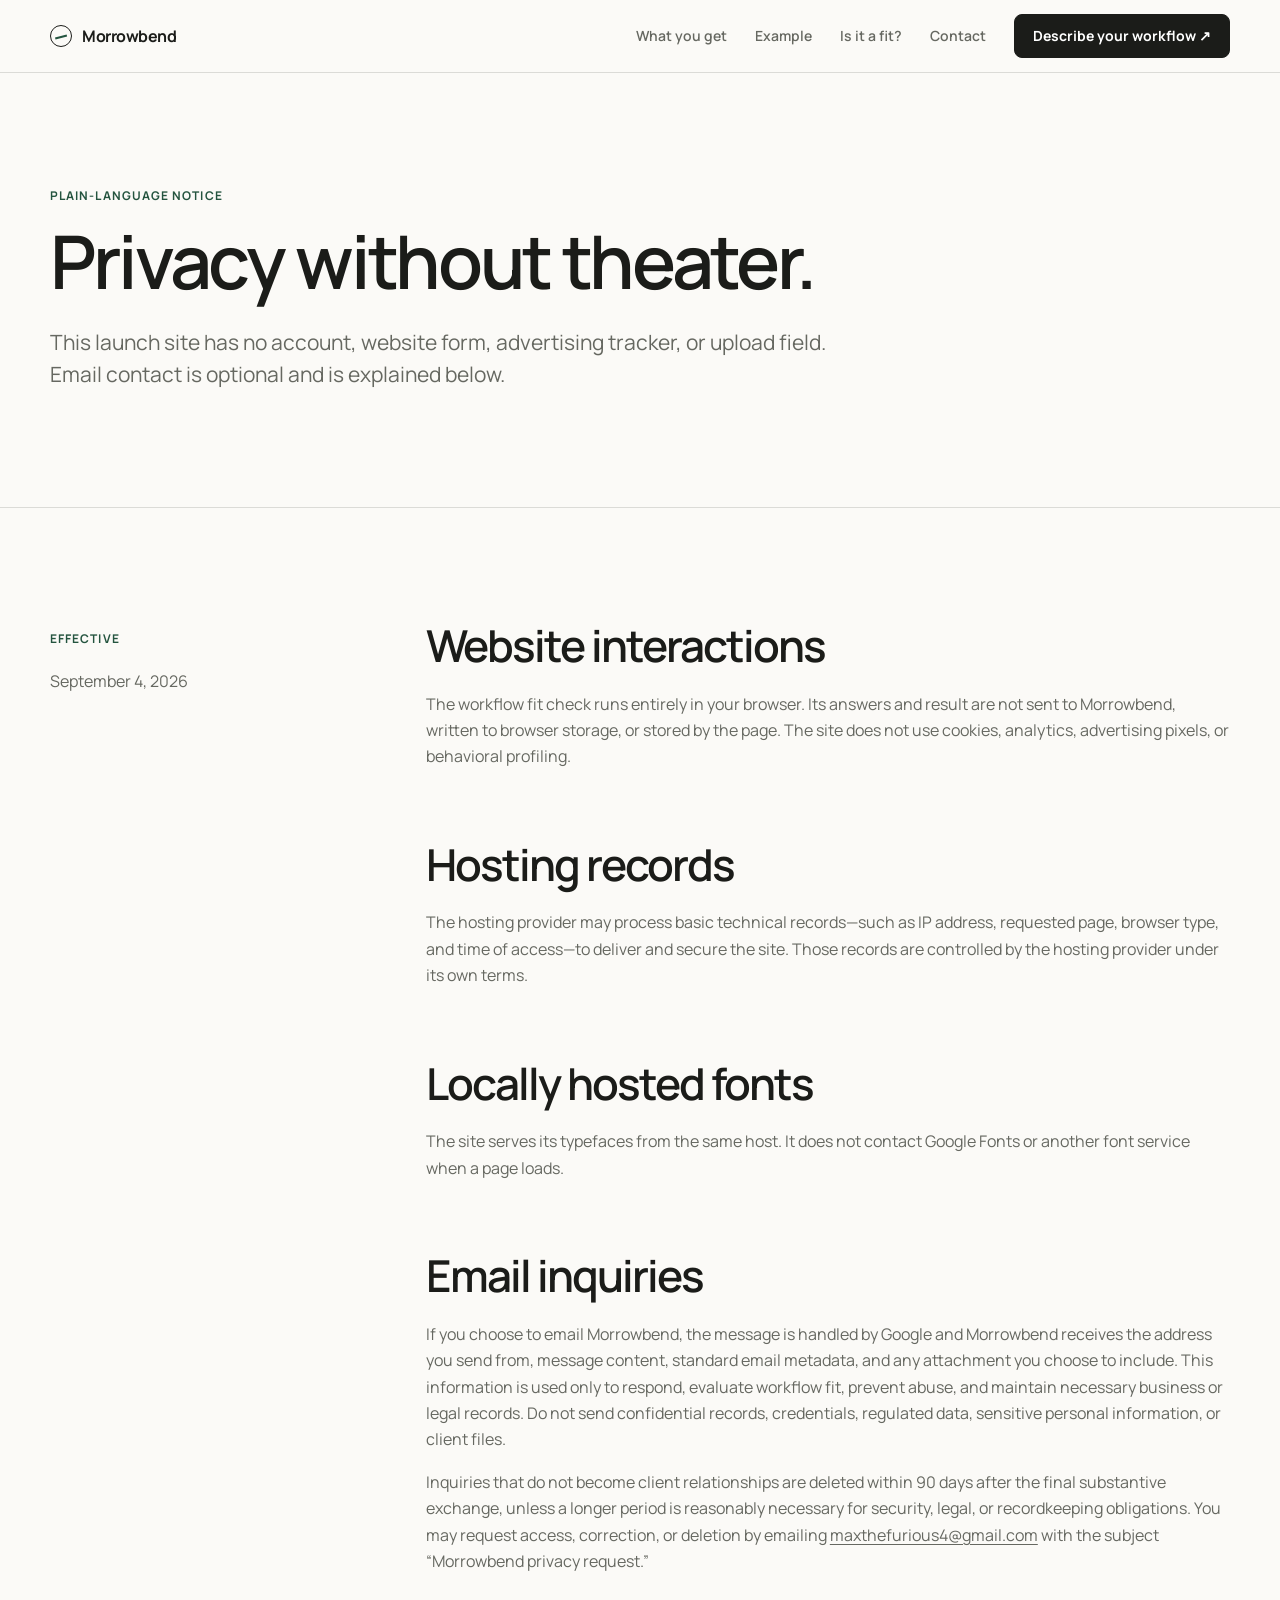
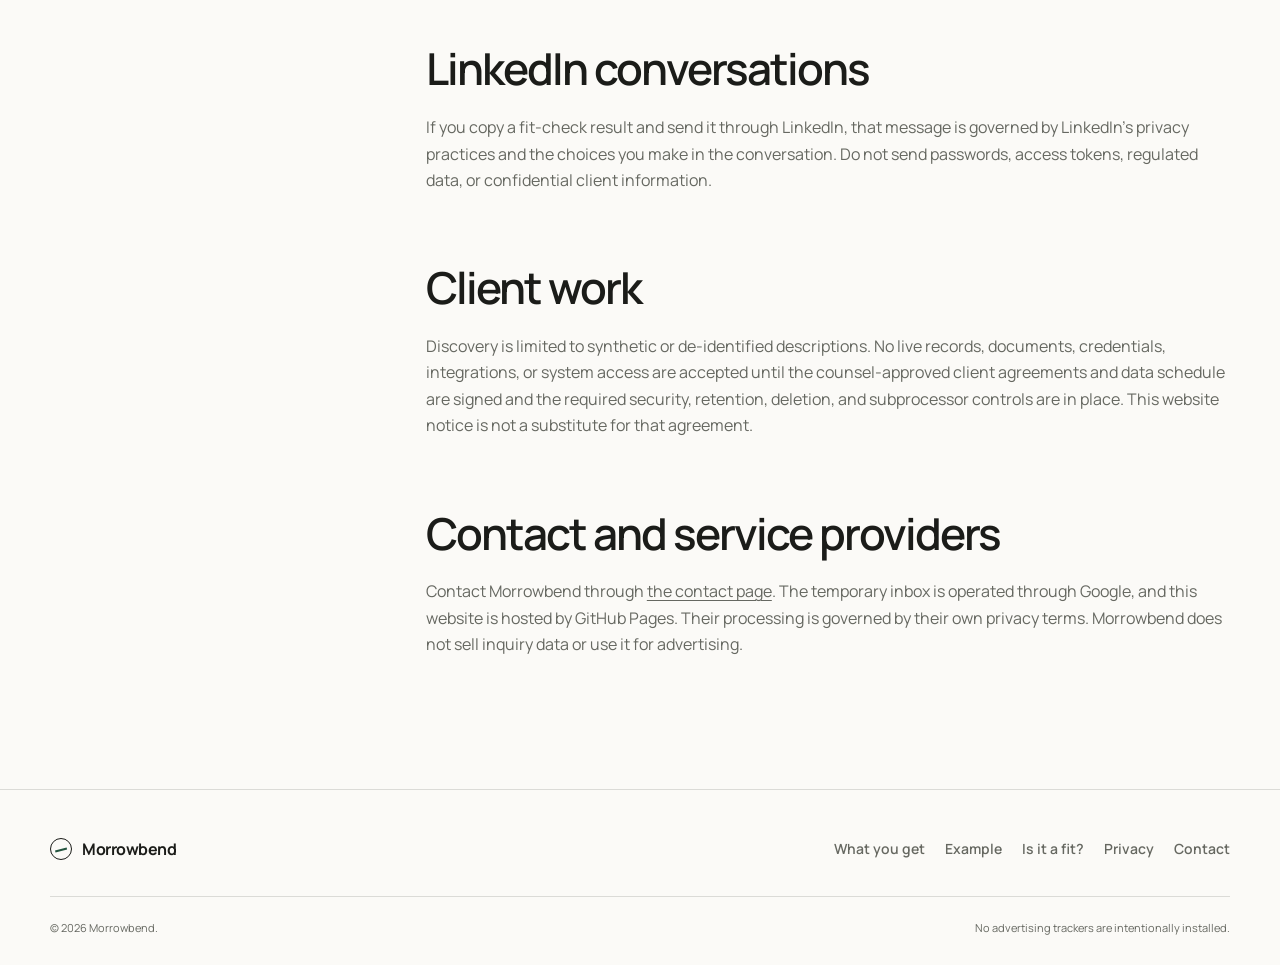
<file: privacy.html>
<!doctype html><html lang="en"><head><meta charset="utf-8"><meta name="viewport" content="width=device-width,initial-scale=1"><meta http-equiv="Content-Security-Policy" content="default-src 'self'; img-src 'self' data:; style-src 'self' 'unsafe-inline'; script-src 'self'; font-src 'self'; connect-src 'none'; object-src 'none'; base-uri 'self'; form-action 'none'"><meta name="referrer" content="no-referrer"><title>Privacy — Morrowbend</title><meta name="description" content="Morrowbend website privacy notice."><meta property="og:title" content="Privacy — Morrowbend"><meta property="og:description" content="No account, contact form, advertising tracker, or uploaded data on the Morrowbend launch site."><meta property="og:type" content="website"><meta property="og:url" content="https://maxthefurious4-max.github.io/morrowbend/privacy.html"><meta property="og:image" content="https://maxthefurious4-max.github.io/morrowbend/assets/og-image.png"><meta name="twitter:card" content="summary_large_image"><link rel="canonical" href="https://maxthefurious4-max.github.io/morrowbend/privacy.html"><link rel="icon" href="assets/favicon.svg" type="image/svg+xml"><link rel="stylesheet" href="assets/styles.css"></head><body><a class="skip" href="#main">Skip to content</a><header class="header"><nav class="nav container"><a class="brand" href="index.html"><span class="mark"></span>Morrowbend</a><button class="nav-toggle" aria-label="Open navigation" aria-expanded="false"><span></span><span></span></button><div class="links"><a href="services.html">What you get</a><a href="demo.html">Example</a><a href="fit-check.html">Is it a fit?</a><a href="contact.html">Contact</a><a class="button" href="contact.html">Describe your workflow ↗</a></div></nav></header><main id="main"><section class="page-hero"><div class="container"><div class="eyebrow">Plain-language notice</div><h1>Privacy without theater.</h1><p class="lede">This launch site has no account, website form, advertising tracker, or upload field. Email contact is optional and is explained below.</p></div></section><section class="section"><div class="container content-grid"><aside class="side-note"><div class="eyebrow">Effective</div><p>September 4, 2026</p></aside><article class="prose"><h2>Website interactions</h2><p>The workflow fit check runs entirely in your browser. Its answers and result are not sent to Morrowbend, written to browser storage, or stored by the page. The site does not use cookies, analytics, advertising pixels, or behavioral profiling.</p><h2>Hosting records</h2><p>The hosting provider may process basic technical records—such as IP address, requested page, browser type, and time of access—to deliver and secure the site. Those records are controlled by the hosting provider under its own terms.</p><h2>Locally hosted fonts</h2><p>The site serves its typefaces from the same host. It does not contact Google Fonts or another font service when a page loads.</p><h2>Email inquiries</h2><p>If you choose to email Morrowbend, the message is handled by Google and Morrowbend receives the address you send from, message content, standard email metadata, and any attachment you choose to include. This information is used only to respond, evaluate workflow fit, prevent abuse, and maintain necessary business or legal records. Do not send confidential records, credentials, regulated data, sensitive personal information, or client files.</p><p>Inquiries that do not become client relationships are deleted within 90 days after the final substantive exchange, unless a longer period is reasonably necessary for security, legal, or recordkeeping obligations. You may request access, correction, or deletion by emailing <a href="mailto:maxthefurious4@gmail.com?subject=Morrowbend%20privacy%20request">maxthefurious4@gmail.com</a> with the subject “Morrowbend privacy request.”</p><h2>LinkedIn conversations</h2><p>If you copy a fit-check result and send it through LinkedIn, that message is governed by LinkedIn’s privacy practices and the choices you make in the conversation. Do not send passwords, access tokens, regulated data, or confidential client information.</p><h2>Client work</h2><p>Discovery is limited to synthetic or de-identified descriptions. No live records, documents, credentials, integrations, or system access are accepted until the counsel-approved client agreements and data schedule are signed and the required security, retention, deletion, and subprocessor controls are in place. This website notice is not a substitute for that agreement.</p><h2>Contact and service providers</h2><p>Contact Morrowbend through <a href="contact.html">the contact page</a>. The temporary inbox is operated through Google, and this website is hosted by GitHub Pages. Their processing is governed by their own privacy terms. Morrowbend does not sell inquiry data or use it for advertising.</p></article></div></section></main><footer class="footer"><div class="container"><div class="footer-grid"><a class="brand" href="index.html"><span class="mark"></span>Morrowbend</a><div class="footer-links"><a href="services.html">What you get</a><a href="demo.html">Example</a><a href="fit-check.html">Is it a fit?</a><a href="privacy.html">Privacy</a><a href="contact.html">Contact</a></div></div><div class="footer-bottom"><span>© <span data-year></span> Morrowbend.</span><span>No advertising trackers are intentionally installed.</span></div></div></footer><script src="assets/main.js"></script></body></html>
</file>
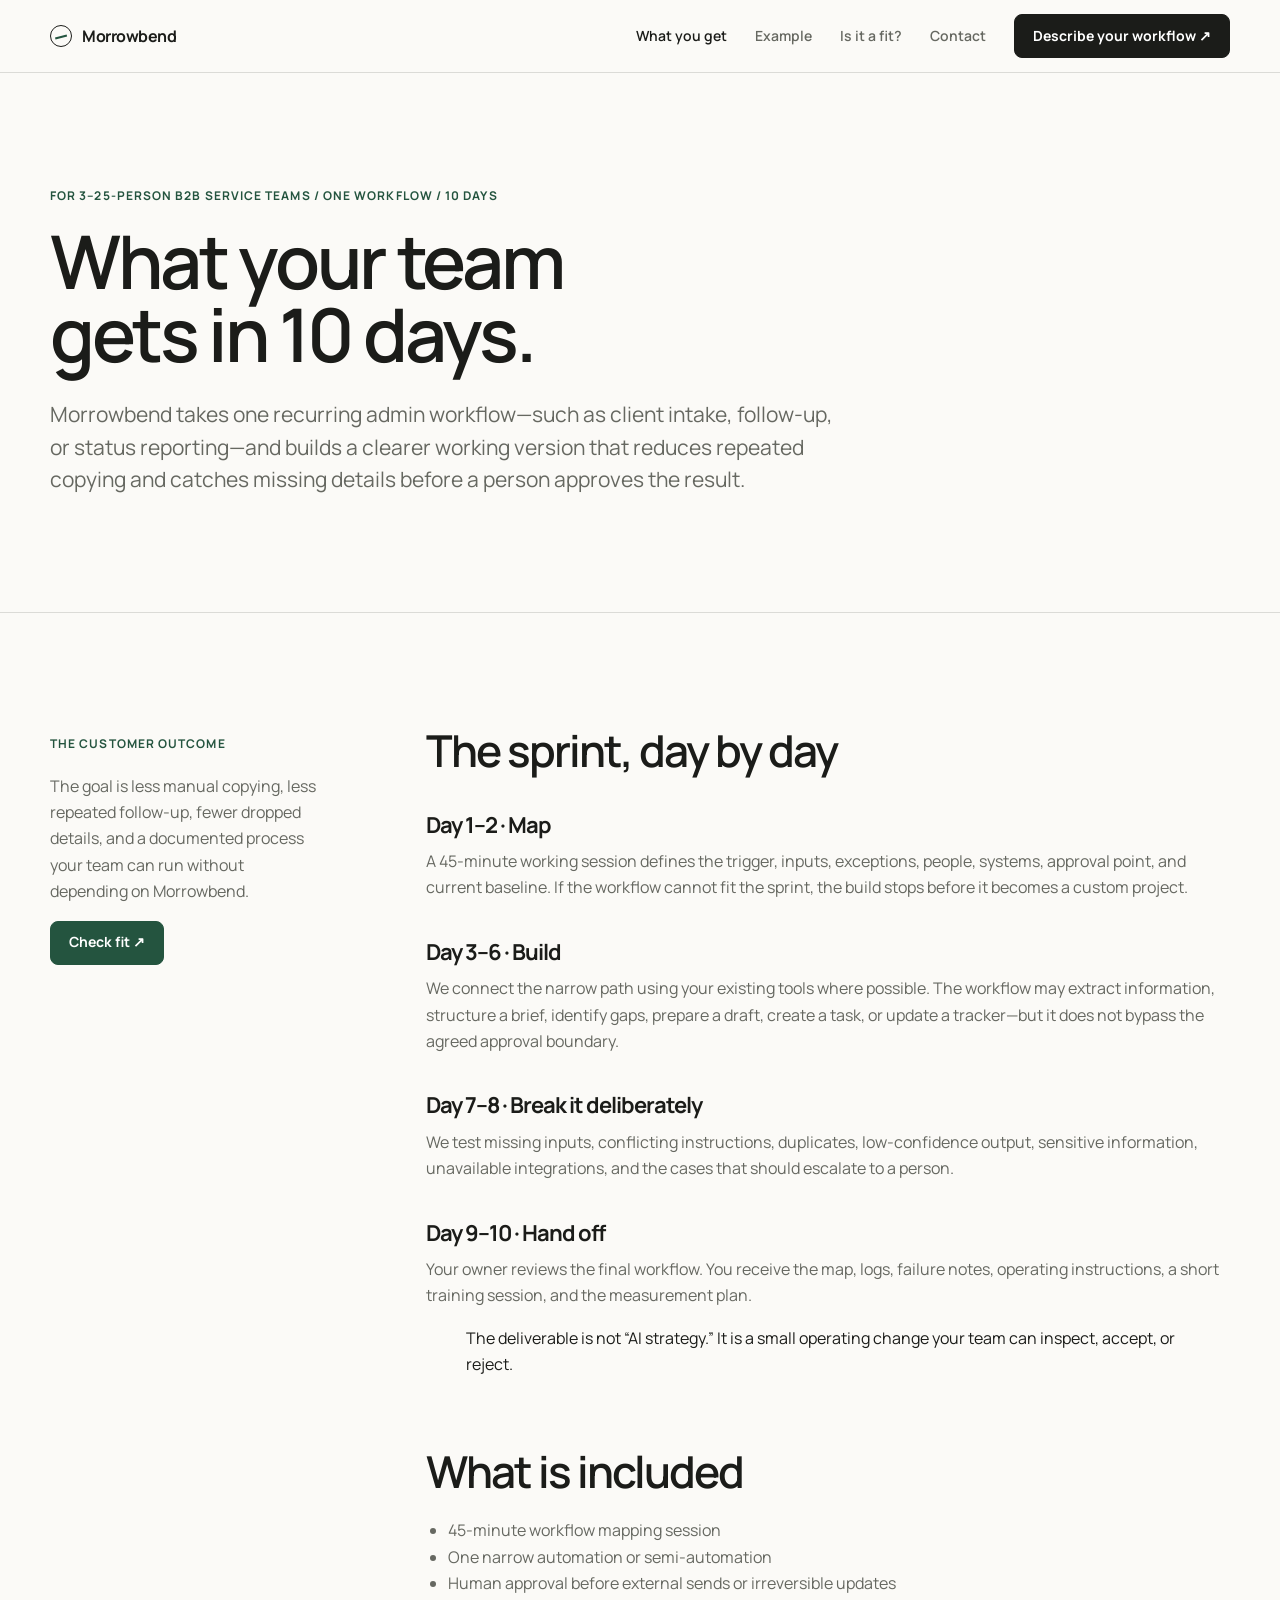
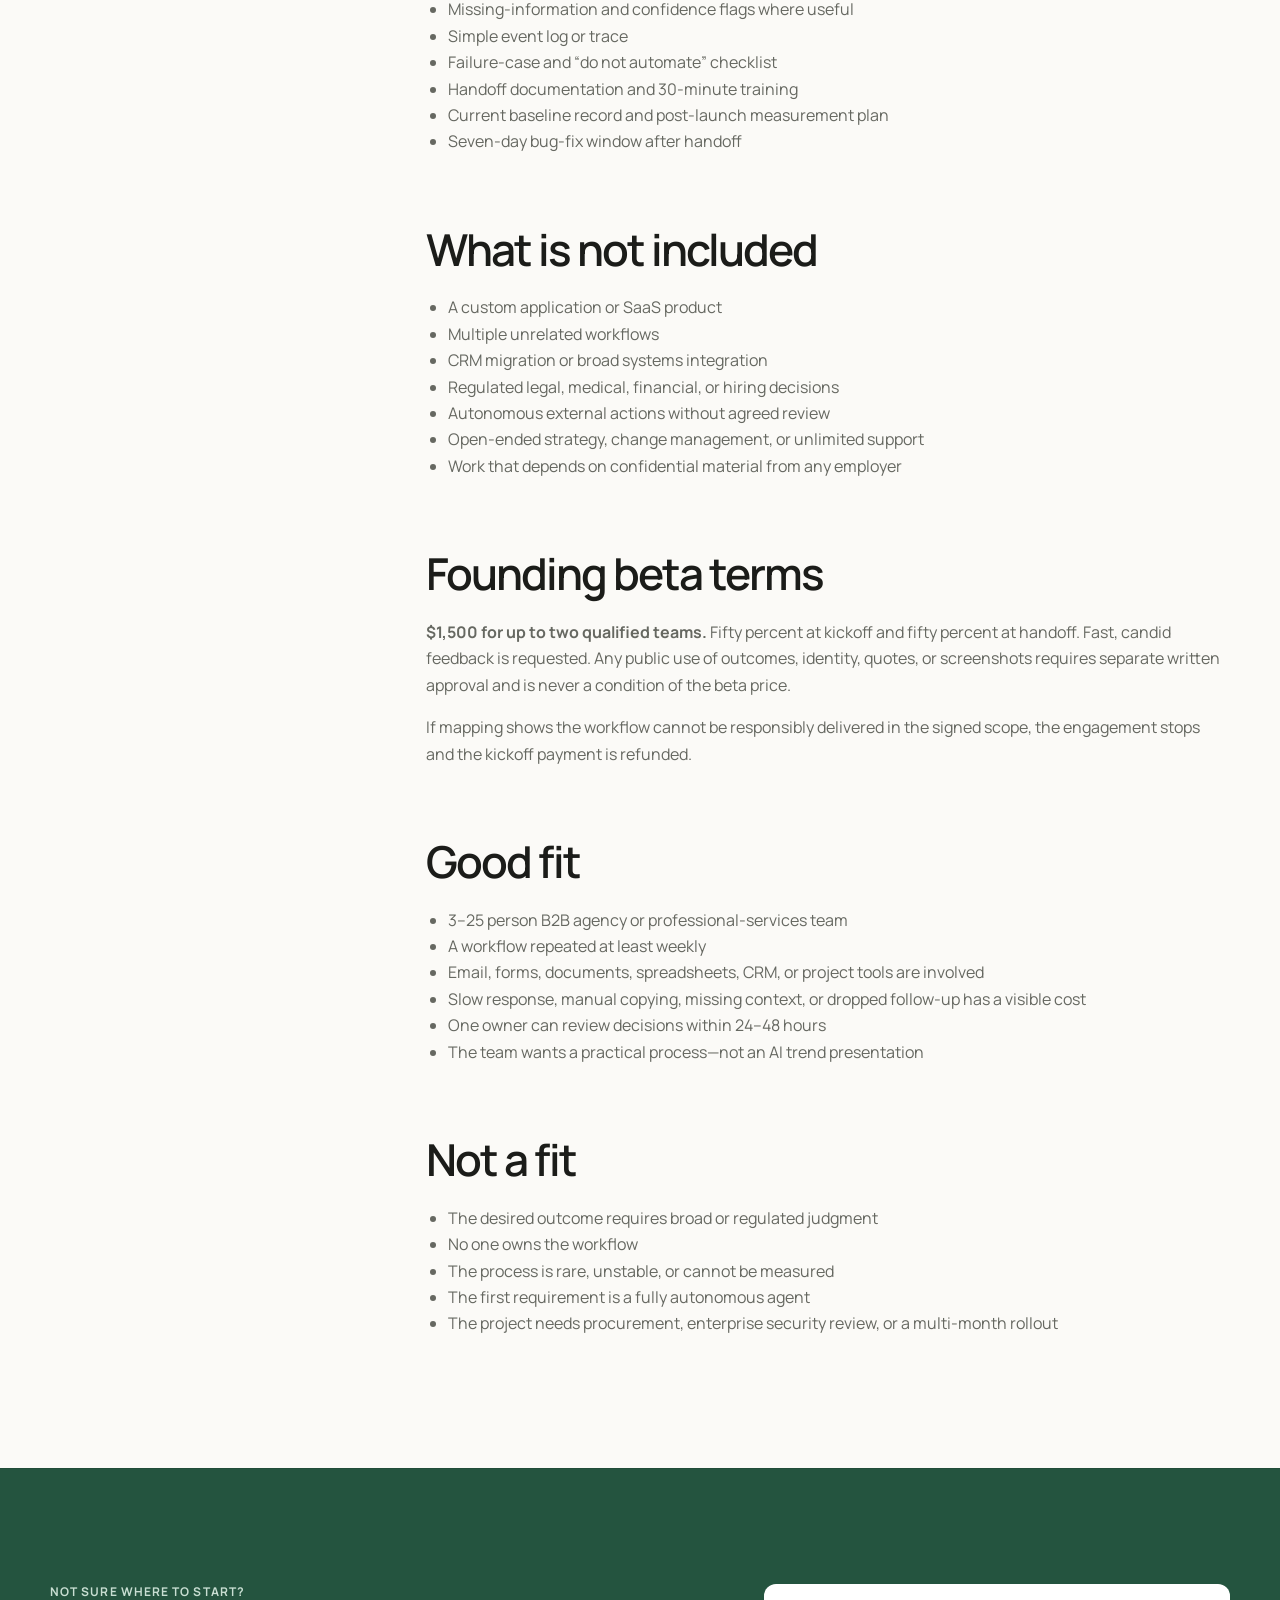
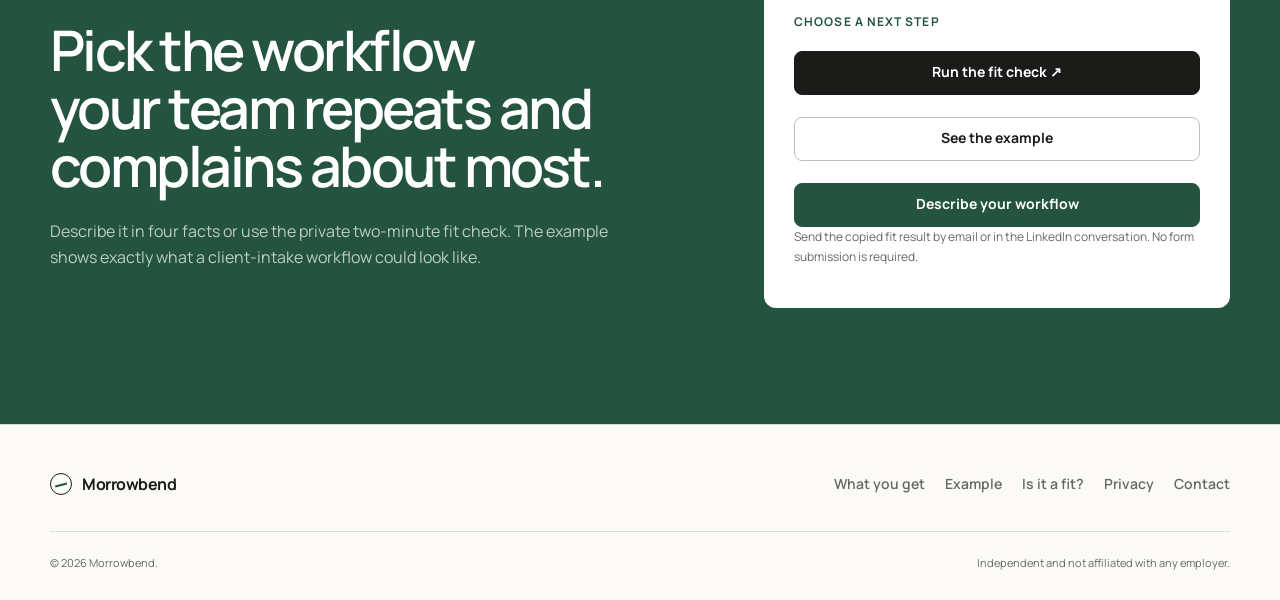
<file: services.html>
<!doctype html><html lang="en"><head><meta charset="utf-8"><meta name="viewport" content="width=device-width,initial-scale=1"><meta http-equiv="Content-Security-Policy" content="default-src 'self'; img-src 'self' data:; style-src 'self' 'unsafe-inline'; script-src 'self'; font-src 'self'; connect-src 'none'; object-src 'none'; base-uri 'self'; form-action 'none'"><meta name="referrer" content="no-referrer"><title>What you get in 10 days — Morrowbend</title><meta name="description" content="How Morrowbend improves one recurring admin workflow in 10 days, including deliverables, price, boundaries, and fit."><meta property="og:title" content="What you get in 10 days — Morrowbend"><meta property="og:description" content="Less copying, less chasing, and fewer dropped details in one recurring workflow—while your team keeps approval."><meta property="og:type" content="website"><meta property="og:url" content="https://maxthefurious4-max.github.io/morrowbend/services.html"><meta property="og:image" content="https://maxthefurious4-max.github.io/morrowbend/assets/og-image.png"><meta name="twitter:card" content="summary_large_image"><link rel="canonical" href="https://maxthefurious4-max.github.io/morrowbend/services.html"><link rel="icon" href="assets/favicon.svg" type="image/svg+xml"><link rel="stylesheet" href="assets/styles.css"></head><body><a class="skip" href="#main">Skip to content</a><header class="header"><nav class="nav container"><a class="brand" href="index.html"><span class="mark"></span>Morrowbend</a><button class="nav-toggle" aria-label="Open navigation" aria-expanded="false"><span></span><span></span></button><div class="links"><a href="services.html" aria-current="page">What you get</a><a href="demo.html">Example</a><a href="fit-check.html">Is it a fit?</a><a href="contact.html">Contact</a><a class="button" href="contact.html">Describe your workflow ↗</a></div></nav></header>
<main id="main"><section class="page-hero"><div class="container"><div class="eyebrow">For 3–25-person B2B service teams / one workflow / 10 days</div><h1>What your team gets in 10 days.</h1><p class="lede">Morrowbend takes one recurring admin workflow—such as client intake, follow-up, or status reporting—and builds a clearer working version that reduces repeated copying and catches missing details before a person approves the result.</p></div></section>
<section class="section"><div class="container content-grid"><aside class="side-note"><div class="eyebrow">The customer outcome</div><p>The goal is less manual copying, less repeated follow-up, fewer dropped details, and a documented process your team can run without depending on Morrowbend.</p><a class="button signal" href="fit-check.html">Check fit ↗</a></aside><article class="prose"><h2>The sprint, day by day</h2><h3>Day 1–2 · Map</h3><p>A 45-minute working session defines the trigger, inputs, exceptions, people, systems, approval point, and current baseline. If the workflow cannot fit the sprint, the build stops before it becomes a custom project.</p><h3>Day 3–6 · Build</h3><p>We connect the narrow path using your existing tools where possible. The workflow may extract information, structure a brief, identify gaps, prepare a draft, create a task, or update a tracker—but it does not bypass the agreed approval boundary.</p><h3>Day 7–8 · Break it deliberately</h3><p>We test missing inputs, conflicting instructions, duplicates, low-confidence output, sensitive information, unavailable integrations, and the cases that should escalate to a person.</p><h3>Day 9–10 · Hand off</h3><p>Your owner reviews the final workflow. You receive the map, logs, failure notes, operating instructions, a short training session, and the measurement plan.</p><blockquote>The deliverable is not “AI strategy.” It is a small operating change your team can inspect, accept, or reject.</blockquote><h2>What is included</h2><ul><li>45-minute workflow mapping session</li><li>One narrow automation or semi-automation</li><li>Human approval before external sends or irreversible updates</li><li>Missing-information and confidence flags where useful</li><li>Simple event log or trace</li><li>Failure-case and “do not automate” checklist</li><li>Handoff documentation and 30-minute training</li><li>Current baseline record and post-launch measurement plan</li><li>Seven-day bug-fix window after handoff</li></ul><h2>What is not included</h2><ul><li>A custom application or SaaS product</li><li>Multiple unrelated workflows</li><li>CRM migration or broad systems integration</li><li>Regulated legal, medical, financial, or hiring decisions</li><li>Autonomous external actions without agreed review</li><li>Open-ended strategy, change management, or unlimited support</li><li>Work that depends on confidential material from any employer</li></ul><h2>Founding beta terms</h2><p><b>$1,500 for up to two qualified teams.</b> Fifty percent at kickoff and fifty percent at handoff. Fast, candid feedback is requested. Any public use of outcomes, identity, quotes, or screenshots requires separate written approval and is never a condition of the beta price.</p><p>If mapping shows the workflow cannot be responsibly delivered in the signed scope, the engagement stops and the kickoff payment is refunded.</p><h2>Good fit</h2><ul><li>3–25 person B2B agency or professional-services team</li><li>A workflow repeated at least weekly</li><li>Email, forms, documents, spreadsheets, CRM, or project tools are involved</li><li>Slow response, manual copying, missing context, or dropped follow-up has a visible cost</li><li>One owner can review decisions within 24–48 hours</li><li>The team wants a practical process—not an AI trend presentation</li></ul><h2>Not a fit</h2><ul><li>The desired outcome requires broad or regulated judgment</li><li>No one owns the workflow</li><li>The process is rare, unstable, or cannot be measured</li><li>The first requirement is a fully autonomous agent</li><li>The project needs procurement, enterprise security review, or a multi-month rollout</li></ul></article></div></section>
<section class="section forest"><div class="container price-stage"><div><div class="eyebrow">Not sure where to start?</div><h2>Pick the workflow your team repeats and complains about most.</h2><p style="color:rgba(255,255,255,.7)">Describe it in four facts or use the private two-minute fit check. The example shows exactly what a client-intake workflow could look like.</p></div><div class="price-card"><div class="eyebrow">Choose a next step</div><div class="actions" style="display:grid"><a class="button" href="fit-check.html">Run the fit check ↗</a><a class="button ghost" href="demo.html">See the example</a><a class="button signal" href="contact.html">Describe your workflow</a></div><p style="font-size:12px">Send the copied fit result by email or in the LinkedIn conversation. No form submission is required.</p></div></div></section></main>
<footer class="footer"><div class="container"><div class="footer-grid"><a class="brand" href="index.html"><span class="mark"></span>Morrowbend</a><div class="footer-links"><a href="services.html">What you get</a><a href="demo.html">Example</a><a href="fit-check.html">Is it a fit?</a><a href="privacy.html">Privacy</a><a href="contact.html">Contact</a></div></div><div class="footer-bottom"><span>© <span data-year></span> Morrowbend.</span><span>Independent and not affiliated with any employer.</span></div></div></footer><script src="assets/main.js"></script></body></html>
</file>
<file: assets/styles.css>
@font-face {
  font-family: 'Manrope';
  font-style: normal;
  font-weight: 400;
  font-display: swap;
  src: url('fonts/manrope-400.woff2') format('woff2');
}
@font-face {
  font-family: 'Manrope';
  font-style: normal;
  font-weight: 500;
  font-display: swap;
  src: url('fonts/manrope-500.woff2') format('woff2');
}
@font-face {
  font-family: 'Manrope';
  font-style: normal;
  font-weight: 600;
  font-display: swap;
  src: url('fonts/manrope-600.woff2') format('woff2');
}
@font-face {
  font-family: 'Manrope';
  font-style: normal;
  font-weight: 700;
  font-display: swap;
  src: url('fonts/manrope-700.woff2') format('woff2');
}

:root {
  --paper: #fbfaf7;
  --surface: #ffffff;
  --soft: #f1f1ec;
  --ink: #1b1c19;
  --muted: #666861;
  --line: rgba(27, 28, 25, 0.14);
  --line-strong: rgba(27, 28, 25, 0.28);
  --accent: #24543f;
  --accent-hover: #193f2f;
  --accent-soft: #e9f1ec;
  --warning: #8a4f18;
  --warning-soft: #fff3e4;
  --danger: #923b33;
  --danger-soft: #fff0ed;
  --focus: #0b57d0;
  --forest: #24543f;
  --dark: #1b1c19;
  --signal: #24543f;
  --acid: #e9f1ec;
  --sans: 'Manrope', -apple-system, BlinkMacSystemFont, 'Segoe UI', sans-serif;
  --mono: var(--sans);
  --radius: 12px;
  --max: 1180px;
}

* { box-sizing: border-box; }
[hidden] { display: none !important; }
html { scroll-behavior: smooth; }
body {
  margin: 0;
  color: var(--ink);
  background: var(--paper);
  font-family: var(--sans);
  font-size: 16px;
  line-height: 1.65;
  -webkit-font-smoothing: antialiased;
  text-rendering: optimizeLegibility;
}
img { max-width: 100%; display: block; }
a { color: inherit; text-decoration-thickness: 1px; text-underline-offset: 0.18em; }
button, input { font: inherit; }
button { color: inherit; }
::selection { color: #fff; background: var(--accent); }

.skip {
  position: fixed;
  z-index: 1000;
  top: 12px;
  left: 12px;
  transform: translateY(-180%);
  padding: 10px 14px;
  border-radius: 8px;
  color: #fff;
  background: var(--ink);
  font-weight: 700;
}
.skip:focus { transform: translateY(0); }

:focus-visible {
  outline: 3px solid var(--focus);
  outline-offset: 3px;
}

.container {
  width: min(calc(100% - 48px), var(--max));
  margin-inline: auto;
}

.header {
  position: sticky;
  z-index: 50;
  top: 0;
  border-bottom: 1px solid var(--line);
  background: rgba(251, 250, 247, 0.94);
  backdrop-filter: blur(14px);
}
.nav {
  min-height: 72px;
  display: flex;
  align-items: center;
  justify-content: space-between;
  gap: 28px;
}
.brand {
  display: inline-flex;
  align-items: center;
  gap: 10px;
  text-decoration: none;
  font-weight: 700;
  letter-spacing: -0.03em;
}
.mark {
  position: relative;
  width: 22px;
  height: 22px;
  flex: 0 0 22px;
  border: 1.5px solid var(--ink);
  border-radius: 50%;
}
.mark::after {
  content: '';
  position: absolute;
  left: 4px;
  right: 4px;
  top: 10px;
  height: 1.5px;
  background: var(--accent);
  transform: rotate(-14deg);
  transform-origin: center;
}
.links { display: flex; align-items: center; gap: 28px; }
.links > a:not(.button), .footer-links a {
  color: var(--muted);
  text-decoration: none;
  font-size: 14px;
  font-weight: 600;
}
.links > a:not(.button):hover, .footer-links a:hover, .links a[aria-current='page'] { color: var(--ink); }
.nav-toggle {
  display: none;
  width: 44px;
  height: 44px;
  padding: 0;
  border: 0;
  background: transparent;
}
.nav-toggle span {
  display: block;
  width: 21px;
  height: 1.5px;
  margin: 5px auto;
  background: var(--ink);
  transition: transform 160ms ease;
}

.button {
  min-height: 44px;
  display: inline-flex;
  align-items: center;
  justify-content: center;
  gap: 8px;
  padding: 11px 18px;
  border: 1px solid var(--ink);
  border-radius: 8px;
  color: #fff;
  background: var(--ink);
  text-decoration: none;
  font-size: 14px;
  font-weight: 700;
  line-height: 1.2;
  cursor: pointer;
  transition: background 140ms ease, border-color 140ms ease, color 140ms ease, transform 140ms ease;
}
.button:hover { background: var(--accent-hover); border-color: var(--accent-hover); }
.button:active { transform: translateY(1px); }
.button.ghost {
  color: var(--ink);
  border-color: var(--line-strong);
  background: transparent;
}
.button.ghost:hover { color: var(--accent); border-color: var(--accent); background: var(--accent-soft); }
.button.signal { background: var(--accent); border-color: var(--accent); }
.button.signal:hover { background: var(--accent-hover); border-color: var(--accent-hover); }
.button.light { color: var(--ink); background: #fff; border-color: #fff; }
.button.light:hover { color: #fff; background: var(--accent); border-color: var(--accent); }

.eyebrow {
  margin-bottom: 20px;
  color: var(--accent);
  font-size: 12px;
  font-weight: 700;
  line-height: 1.4;
  letter-spacing: 0.09em;
  text-transform: uppercase;
}
h1, h2, h3, p { margin-top: 0; }
h1, h2, h3 {
  text-wrap: balance;
  letter-spacing: -0.045em;
}
h1 { margin-bottom: 28px; font-size: clamp(48px, 6.3vw, 82px); font-weight: 600; line-height: 0.98; }
h2 { margin-bottom: 22px; font-size: clamp(34px, 4.5vw, 56px); font-weight: 600; line-height: 1.04; }
h3 { margin-bottom: 10px; font-size: 22px; font-weight: 650; line-height: 1.2; }
h1 em, h2 em { color: var(--accent); font: inherit; }
.lede {
  max-width: 720px;
  margin-bottom: 32px;
  color: var(--muted);
  font-size: clamp(18px, 2vw, 21px);
  line-height: 1.55;
  text-wrap: pretty;
}
.actions { display: flex; flex-wrap: wrap; gap: 12px; }
.muted { color: var(--muted); }

.hero { padding: clamp(78px, 9vw, 124px) 0 clamp(82px, 9vw, 116px); }
.hero-grid {
  display: grid;
  grid-template-columns: minmax(0, 1.08fr) minmax(380px, 0.82fr);
  align-items: center;
  gap: clamp(56px, 8vw, 104px);
}
.proof {
  display: flex;
  flex-wrap: wrap;
  gap: 10px 24px;
  margin-top: 40px;
  padding-top: 22px;
  border-top: 1px solid var(--line);
  color: var(--muted);
  font-size: 13px;
  font-weight: 600;
}
.proof span { display: inline-flex; align-items: center; gap: 8px; }
.proof span::before { content: ''; width: 5px; height: 5px; border-radius: 50%; background: var(--accent); }

.workflow-card {
  padding: 28px;
  border: 1px solid var(--line);
  border-radius: var(--radius);
  background: var(--surface);
}
.workflow-top {
  display: flex;
  align-items: center;
  justify-content: space-between;
  gap: 16px;
  padding-bottom: 18px;
  color: var(--muted);
  font-size: 12px;
  font-weight: 700;
  letter-spacing: 0.05em;
  text-transform: uppercase;
}
.status { display: inline-flex; align-items: center; gap: 7px; color: var(--accent); }
.status::before { content: ''; width: 7px; height: 7px; border-radius: 50%; background: var(--accent); }
.trace { border-top: 1px solid var(--line); }
.trace-row {
  display: grid;
  grid-template-columns: 28px 1fr auto;
  align-items: center;
  gap: 12px;
  min-height: 62px;
  border-bottom: 1px solid var(--line);
}
.trace-num { color: var(--muted); font-family: var(--mono); font-size: 11px; }
.trace-row b { font-size: 14px; letter-spacing: -0.01em; }
.trace-state { color: var(--muted); font-size: 11px; font-weight: 700; text-transform: uppercase; }
.workflow-note { margin: 20px 0 0; color: var(--accent); font-size: 14px; font-weight: 700; }

.section { padding: clamp(82px, 9vw, 118px) 0; border-top: 1px solid var(--line); }
.section.soft { background: var(--soft); }
.section-head {
  display: grid;
  grid-template-columns: minmax(130px, 0.33fr) minmax(0, 1fr);
  gap: clamp(40px, 8vw, 110px);
  align-items: start;
  margin-bottom: clamp(46px, 6vw, 72px);
}
.section-head .eyebrow { margin-top: 8px; }
.section-head > div:last-child { max-width: 860px; }
.section-head .lede { margin-bottom: 0; }

.leaks { border-top: 1px solid var(--line); }
.leak {
  display: grid;
  grid-template-columns: 52px minmax(220px, 0.8fr) minmax(0, 1.35fr);
  gap: 40px;
  align-items: baseline;
  padding: 28px 0;
  border-bottom: 1px solid var(--line);
}
.num { color: var(--accent); font-family: var(--mono); font-size: 11px; }
.leak h3 { margin: 0; font-size: 23px; }
.leak p { margin: 0; color: var(--muted); }

.steps {
  display: grid;
  grid-template-columns: repeat(4, 1fr);
  border-top: 1px solid var(--line);
  border-bottom: 1px solid var(--line);
}
.step { min-height: 250px; padding: 28px 28px 30px 0; }
.step + .step { padding-left: 28px; border-left: 1px solid var(--line); }
.step .eyebrow { margin-bottom: 54px; }
.step p { margin-bottom: 0; color: var(--muted); }
.section-links { display: flex; flex-wrap: wrap; gap: 24px; margin-top: 28px; font-size: 14px; font-weight: 700; }
.section-links a { color: var(--accent); }

.compare { display: grid; grid-template-columns: 1fr 1fr; gap: 64px; }
.compare > div { padding-top: 24px; border-top: 2px solid var(--line-strong); }
.compare > div:last-child { border-top-color: var(--accent); }
.compare h3 { max-width: 470px; font-size: clamp(25px, 3vw, 34px); }
.checklist { list-style: none; margin: 26px 0 0; padding: 0; border-top: 1px solid var(--line); }
.checklist li { padding: 14px 0; border-bottom: 1px solid var(--line); color: var(--muted); }
.checklist li::before { content: '—'; margin-right: 12px; color: var(--accent); }

.dark { color: #fff; background: var(--ink); border-color: rgba(255,255,255,0.16); }
.dark .eyebrow { color: #b9d2c4; }
.dark .lede, .dark p { color: rgba(255,255,255,0.68); }
.dark .steps, .dark .step + .step, .dark .checklist, .dark .checklist li { border-color: rgba(255,255,255,0.16); }
.dark .button.ghost { color: #fff; border-color: rgba(255,255,255,0.4); }

.price, .forest { background: var(--accent); color: #fff; }
.price-stage {
  display: grid;
  grid-template-columns: minmax(0, 0.9fr) minmax(360px, 0.7fr);
  gap: clamp(58px, 9vw, 120px);
  align-items: start;
}
.price .eyebrow, .forest .eyebrow { color: #c8ded2; }
.price p, .forest p { color: rgba(255,255,255,0.76); }
.price-card {
  padding: 30px;
  border-radius: var(--radius);
  color: var(--ink);
  background: var(--surface);
}
.price-card .eyebrow { color: var(--accent); }
.price-card h3 { font-size: 38px; }
.price-card p { color: var(--muted); }
.price-card .checklist { margin-bottom: 24px; }
.price-card .button { width: 100%; }
.price-card .button + .button { margin-top: 10px; }

.faq { max-width: 900px; margin-left: auto; }
.faq details { border-top: 1px solid var(--line); }
.faq details:last-child { border-bottom: 1px solid var(--line); }
.faq summary {
  position: relative;
  padding: 24px 48px 24px 0;
  list-style: none;
  cursor: pointer;
  font-size: 20px;
  font-weight: 650;
  letter-spacing: -0.025em;
}
.faq summary::-webkit-details-marker { display: none; }
.faq summary::after { content: '+'; position: absolute; right: 8px; color: var(--accent); font-size: 22px; font-weight: 400; }
.faq details[open] summary::after { content: '–'; }
.faq details p { max-width: 720px; margin: -2px 0 24px; color: var(--muted); }

.cta {
  display: grid;
  grid-template-columns: minmax(0, 1fr) auto;
  gap: 52px;
  align-items: end;
}
.cta h2 { max-width: 820px; }
.cta p { max-width: 700px; margin-bottom: 0; color: var(--muted); }
.cta-buttons { display: flex; flex-direction: column; min-width: 230px; gap: 10px; }

.page-hero { padding: clamp(72px, 9vw, 116px) 0 clamp(54px, 7vw, 84px); }
.page-hero .container { max-width: 1180px; }
.page-hero h1 { max-width: 960px; font-size: clamp(48px, 6vw, 74px); }
.page-hero .lede { max-width: 800px; }

.content-grid {
  display: grid;
  grid-template-columns: minmax(210px, 0.34fr) minmax(0, 1fr);
  gap: clamp(50px, 8vw, 110px);
}
.side-note { align-self: start; padding-top: 8px; }
.side-note p { color: var(--muted); }
.prose { max-width: 820px; }
.prose h2 { margin-top: 72px; font-size: clamp(30px, 4vw, 44px); }
.prose h2:first-child { margin-top: 0; }
.prose h3 { margin-top: 38px; }
.prose p, .prose li { color: var(--muted); }
.prose ul, .prose ol { padding-left: 22px; }

.demo-shell {
  display: grid;
  grid-template-columns: minmax(300px, 0.68fr) minmax(0, 1fr);
  border: 1px solid var(--line);
  border-radius: var(--radius);
  overflow: hidden;
  background: var(--surface);
}
.demo-input, .demo-output { padding: clamp(24px, 4vw, 42px); }
.demo-input { border-right: 1px solid var(--line); background: var(--soft); }
.demo-input h2, .demo-output h2 { font-size: clamp(28px, 3vw, 38px); }
.fake-email, .draft {
  padding: 22px;
  border: 1px solid var(--line);
  border-radius: 8px;
  background: var(--surface);
  color: var(--muted);
}
.email-meta { margin-bottom: 18px; color: var(--ink); font-family: var(--mono); font-size: 11px; line-height: 1.7; }
.demo-toolbar { display: flex; align-items: start; justify-content: space-between; gap: 24px; }
.empty { min-height: 270px; display: grid; align-content: center; gap: 8px; color: var(--muted); }
.empty strong { color: var(--ink); font-size: 22px; }
.progress { height: 2px; margin-top: 18px; overflow: hidden; background: var(--line); }
.progress span { display: block; width: 0; height: 100%; background: var(--accent); transition: width 800ms ease; }
.progress.running span { width: 100%; }
.tabs { display: flex; gap: 6px; margin: 24px 0; border-bottom: 1px solid var(--line); }
.tab { min-height: 44px; padding: 10px 12px; border: 0; border-bottom: 2px solid transparent; background: transparent; color: var(--muted); font-weight: 700; cursor: pointer; }
.tab[aria-selected='true'] { color: var(--ink); border-bottom-color: var(--accent); }
.panel { display: none; }
.panel.active { display: block; }
.panel:focus { outline-offset: 8px; }
.fields { display: grid; grid-template-columns: repeat(2, 1fr); gap: 1px; background: var(--line); border: 1px solid var(--line); }
.field { min-height: 88px; display: grid; align-content: start; gap: 6px; padding: 16px; background: var(--surface); }
.field span { color: var(--muted); font-size: 12px; font-weight: 700; text-transform: uppercase; }
.field.warn { background: var(--warning-soft); }
.field.warn b { color: var(--warning); }
.approval { display: flex; align-items: center; gap: 16px; margin-top: 20px; }
.approval-state { color: var(--muted); font-size: 13px; }
.confidence { color: var(--accent); font-weight: 700; }
.log { width: 100%; border-collapse: collapse; font-size: 13px; }
.log th, .log td { padding: 12px 10px; border-bottom: 1px solid var(--line); text-align: left; vertical-align: top; }
.log th { color: var(--muted); font-size: 11px; text-transform: uppercase; }

.fit { display: grid; grid-template-columns: minmax(0, 1fr) minmax(300px, 0.48fr); gap: 54px; align-items: start; }
#fit-form { border-top: 1px solid var(--line); }
.question { margin: 0; padding: 28px 0; border: 0; border-bottom: 1px solid var(--line); }
.question legend { margin-bottom: 18px; font-size: 20px; font-weight: 650; letter-spacing: -0.025em; }
.options { display: grid; grid-template-columns: repeat(2, minmax(0, 1fr)); gap: 8px; }
.option { min-height: 48px; display: flex; align-items: center; gap: 10px; padding: 10px 12px; border: 1px solid var(--line); border-radius: 8px; background: var(--surface); cursor: pointer; }
.option:hover { border-color: var(--line-strong); }
.option:has(input:checked) { border-color: var(--accent); background: var(--accent-soft); }
.option input { width: 18px; height: 18px; accent-color: var(--accent); }
.result { position: sticky; top: 96px; padding: 28px; border-radius: var(--radius); color: #fff; background: var(--ink); }
.result .eyebrow { color: #b9d2c4; }
.result-score { margin: 8px 0 14px; font-weight: 600; letter-spacing: -0.055em; line-height: 1; }
.result h2 { font-size: 30px; }
.result p { color: rgba(255,255,255,0.7); }
.result-actions { display: grid; gap: 10px; }

.footer { padding: 46px 0 28px; border-top: 1px solid var(--line); }
.footer-grid { display: flex; align-items: center; justify-content: space-between; gap: 28px; }
.footer-links { display: flex; flex-wrap: wrap; justify-content: flex-end; gap: 20px; }
.footer-bottom { display: flex; justify-content: space-between; gap: 28px; margin-top: 34px; padding-top: 22px; border-top: 1px solid var(--line); color: var(--muted); font-size: 11px; }
.toast { position: fixed; z-index: 100; right: 20px; bottom: 20px; max-width: min(360px, calc(100% - 40px)); padding: 12px 16px; border-radius: 8px; color: #fff; background: var(--ink); opacity: 0; transform: translateY(8px); pointer-events: none; transition: opacity 160ms ease, transform 160ms ease; }
.toast.show { opacity: 1; transform: translateY(0); }

@media (max-width: 960px) {
  .hero-grid, .price-stage, .demo-shell, .fit { grid-template-columns: 1fr; }
  .hero-grid { gap: 56px; }
  .workflow-card { max-width: 680px; }
  .steps { grid-template-columns: repeat(2, 1fr); }
  .step:nth-child(3) { border-left: 0; border-top: 1px solid var(--line); }
  .step:nth-child(4) { border-top: 1px solid var(--line); }
  .demo-input { border-right: 0; border-bottom: 1px solid var(--line); }
  .result { position: static; }
}

@media (max-width: 760px) {
  .container { width: min(calc(100% - 32px), var(--max)); }
  .header { backdrop-filter: none; }
  .nav { min-height: 64px; }
  .nav-toggle { display: block; }
  .links {
    position: absolute;
    inset: 64px 0 auto;
    display: none;
    align-items: stretch;
    flex-direction: column;
    gap: 0;
    padding: 14px 16px 18px;
    border-bottom: 1px solid var(--line);
    background: var(--paper);
  }
  .links.open { display: flex; }
  .links > a:not(.button) { min-height: 48px; display: flex; align-items: center; border-bottom: 1px solid var(--line); font-size: 16px; }
  .links .button { margin-top: 12px; }
  .hero { padding-top: 68px; }
  h1 { font-size: clamp(43px, 13vw, 60px); }
  .hero-grid { grid-template-columns: 1fr; gap: 46px; }
  .proof { display: grid; grid-template-columns: 1fr 1fr; }
  .section-head, .content-grid { grid-template-columns: 1fr; gap: 20px; }
  .section-head { margin-bottom: 42px; }
  .section-head .eyebrow { margin-top: 0; }
  .leak { grid-template-columns: 32px 1fr; gap: 10px 14px; padding: 23px 0; }
  .leak p { grid-column: 2; }
  .steps, .compare { grid-template-columns: 1fr; }
  .step { min-height: 0; padding: 24px 0; }
  .step + .step, .step:nth-child(3), .step:nth-child(4) { padding-left: 0; border-left: 0; border-top: 1px solid var(--line); }
  .step .eyebrow { margin-bottom: 24px; }
  .compare { gap: 42px; }
  .price-stage { grid-template-columns: 1fr; }
  .cta { grid-template-columns: 1fr; gap: 34px; align-items: start; }
  .cta-buttons { min-width: 0; width: 100%; }
  .fields, .options { grid-template-columns: 1fr; }
  .demo-toolbar, .approval { align-items: stretch; flex-direction: column; }
  .tabs { overflow-x: auto; }
  .log { display: block; overflow-x: auto; }
  .footer-grid, .footer-bottom { align-items: flex-start; flex-direction: column; }
  .footer-links { justify-content: flex-start; }
}

@media (max-width: 430px) {
  .proof { grid-template-columns: 1fr; }
  .workflow-card, .price-card, .result { padding: 22px; }
  .trace-row { grid-template-columns: 24px 1fr; }
  .trace-state { grid-column: 2; margin-top: -9px; }
  .actions .button { width: 100%; }
}

@media (prefers-reduced-motion: reduce) {
  *, *::before, *::after { scroll-behavior: auto !important; transition-duration: 0.01ms !important; animation-duration: 0.01ms !important; }
}
</file>
